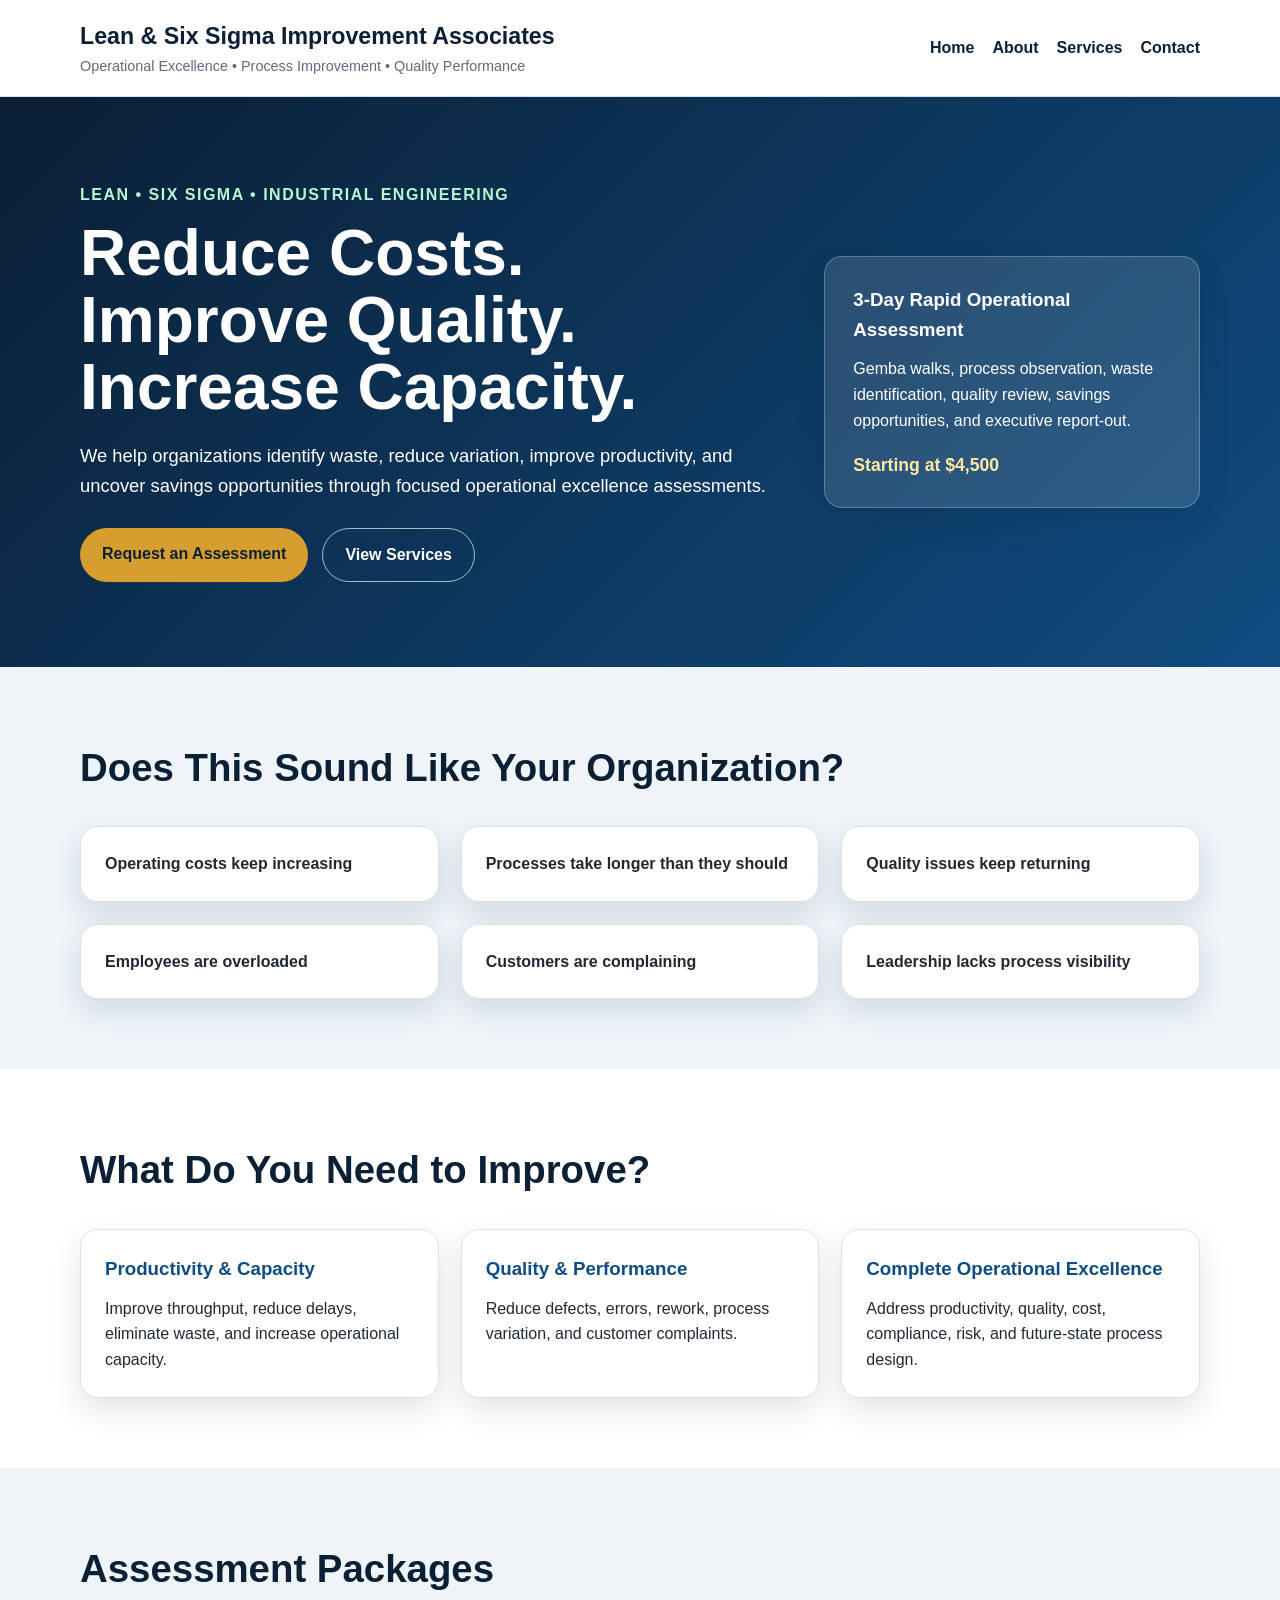
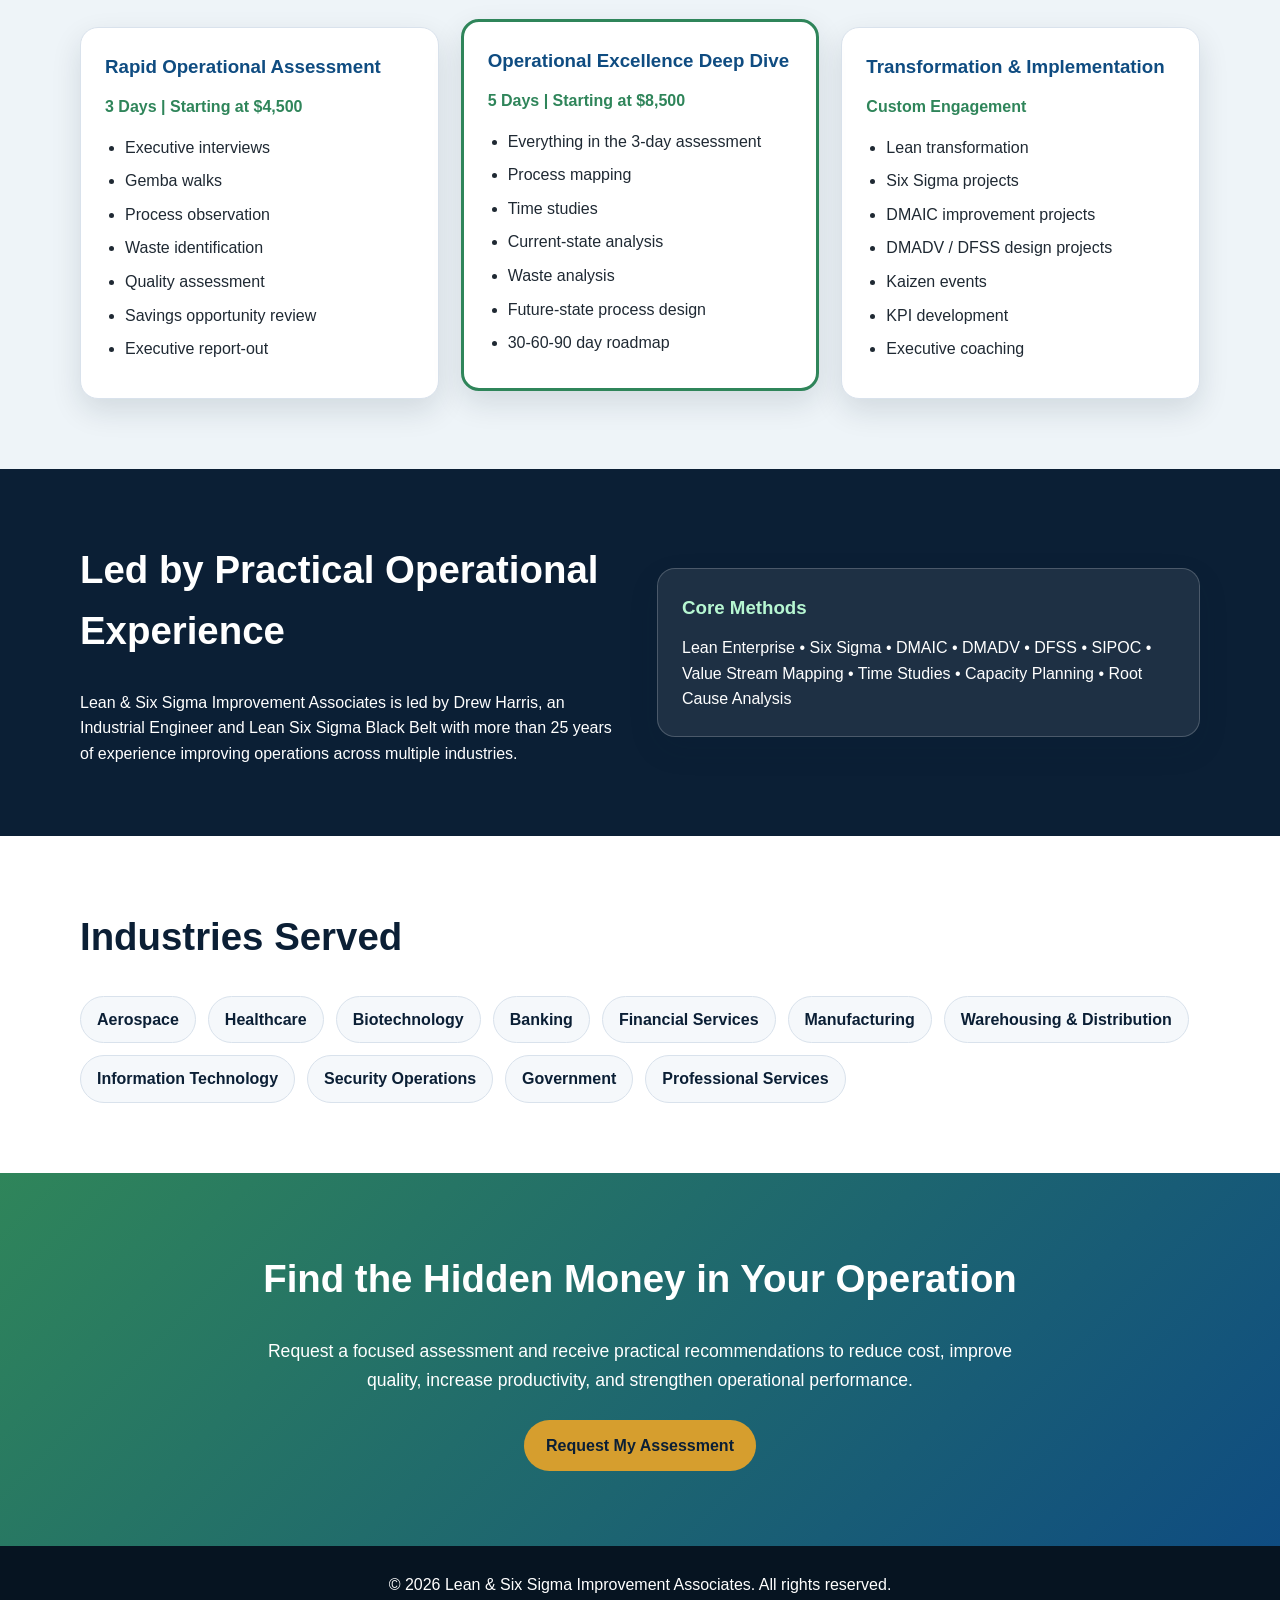
<file: index.html>
<!DOCTYPE html>
<html lang="en">
<head>
  <meta charset="UTF-8" />
  <meta name="viewport" content="width=device-width, initial-scale=1.0" />
  <title>Lean & Six Sigma Improvement Associates</title>
  <link rel="stylesheet" href="style.css" />
</head>

<body>

  <header class="site-header">
    <div class="container nav-container">
      <div class="brand">
        <h1>Lean & Six Sigma Improvement Associates</h1>
        <p>Operational Excellence • Process Improvement • Quality Performance</p>
      </div>

      <nav class="nav-links">
        <a href="index.html">Home</a>
        <a href="about.html">About</a>
        <a href="services.html">Services</a>
        <a href="contact.html">Contact</a>
      </nav>
    </div>
  </header>

  <main>

    <section class="hero">
      <div class="container hero-content">
        <div class="hero-text">
          <p class="eyebrow">Lean • Six Sigma • Industrial Engineering</p>
          <h2>Reduce Costs. Improve Quality. Increase Capacity.</h2>
          <p class="hero-subtitle">
            We help organizations identify waste, reduce variation, improve productivity, and uncover savings opportunities through focused operational excellence assessments.
          </p>
          <div class="hero-actions">
            <a class="btn primary" href="contact.html">Request an Assessment</a>
            <a class="btn secondary" href="services.html">View Services</a>
          </div>
        </div>

        <div class="hero-card">
          <h3>3-Day Rapid Operational Assessment</h3>
          <p>
            Gemba walks, process observation, waste identification, quality review, savings opportunities, and executive report-out.
          </p>
          <strong>Starting at $4,500</strong>
        </div>
      </div>
    </section>

    <section class="section light">
      <div class="container">
        <h2>Does This Sound Like Your Organization?</h2>
        <div class="grid three">
          <div class="card">Operating costs keep increasing</div>
          <div class="card">Processes take longer than they should</div>
          <div class="card">Quality issues keep returning</div>
          <div class="card">Employees are overloaded</div>
          <div class="card">Customers are complaining</div>
          <div class="card">Leadership lacks process visibility</div>
        </div>
      </div>
    </section>

    <section class="section">
      <div class="container">
        <h2>What Do You Need to Improve?</h2>
        <div class="grid three">
          <div class="service-card">
            <h3>Productivity & Capacity</h3>
            <p>Improve throughput, reduce delays, eliminate waste, and increase operational capacity.</p>
          </div>

          <div class="service-card">
            <h3>Quality & Performance</h3>
            <p>Reduce defects, errors, rework, process variation, and customer complaints.</p>
          </div>

          <div class="service-card">
            <h3>Complete Operational Excellence</h3>
            <p>Address productivity, quality, cost, compliance, risk, and future-state process design.</p>
          </div>
        </div>
      </div>
    </section>

    <section class="section light">
      <div class="container">
        <h2>Assessment Packages</h2>

        <div class="grid three">
          <div class="pricing-card">
            <h3>Rapid Operational Assessment</h3>
            <p class="price">3 Days | Starting at $4,500</p>
            <ul>
              <li>Executive interviews</li>
              <li>Gemba walks</li>
              <li>Process observation</li>
              <li>Waste identification</li>
              <li>Quality assessment</li>
              <li>Savings opportunity review</li>
              <li>Executive report-out</li>
            </ul>
          </div>

          <div class="pricing-card featured">
            <h3>Operational Excellence Deep Dive</h3>
            <p class="price">5 Days | Starting at $8,500</p>
            <ul>
              <li>Everything in the 3-day assessment</li>
              <li>Process mapping</li>
              <li>Time studies</li>
              <li>Current-state analysis</li>
              <li>Waste analysis</li>
              <li>Future-state process design</li>
              <li>30-60-90 day roadmap</li>
            </ul>
          </div>

          <div class="pricing-card">
            <h3>Transformation & Implementation</h3>
            <p class="price">Custom Engagement</p>
            <ul>
              <li>Lean transformation</li>
              <li>Six Sigma projects</li>
              <li>DMAIC improvement projects</li>
              <li>DMADV / DFSS design projects</li>
              <li>Kaizen events</li>
              <li>KPI development</li>
              <li>Executive coaching</li>
            </ul>
          </div>
        </div>
      </div>
    </section>

    <section class="section dark">
      <div class="container split">
        <div>
          <h2>Led by Practical Operational Experience</h2>
          <p>
            Lean & Six Sigma Improvement Associates is led by Drew Harris, an Industrial Engineer and Lean Six Sigma Black Belt with more than 25 years of experience improving operations across multiple industries.
          </p>
        </div>

        <div class="stats-box">
          <h3>Core Methods</h3>
          <p>Lean Enterprise • Six Sigma • DMAIC • DMADV • DFSS • SIPOC • Value Stream Mapping • Time Studies • Capacity Planning • Root Cause Analysis</p>
        </div>
      </div>
    </section>

    <section class="section">
      <div class="container">
        <h2>Industries Served</h2>
        <div class="tag-list">
          <span>Aerospace</span>
          <span>Healthcare</span>
          <span>Biotechnology</span>
          <span>Banking</span>
          <span>Financial Services</span>
          <span>Manufacturing</span>
          <span>Warehousing & Distribution</span>
          <span>Information Technology</span>
          <span>Security Operations</span>
          <span>Government</span>
          <span>Professional Services</span>
        </div>
      </div>
    </section>

    <section class="cta">
      <div class="container">
        <h2>Find the Hidden Money in Your Operation</h2>
        <p>
          Request a focused assessment and receive practical recommendations to reduce cost, improve quality, increase productivity, and strengthen operational performance.
        </p>
        <a class="btn primary" href="contact.html">Request My Assessment</a>
      </div>
    </section>

  </main>

  <footer class="site-footer">
    <div class="container">
      <p>&copy; 2026 Lean & Six Sigma Improvement Associates. All rights reserved.</p>
    </div>
  </footer>

</body>
</html>
</file>
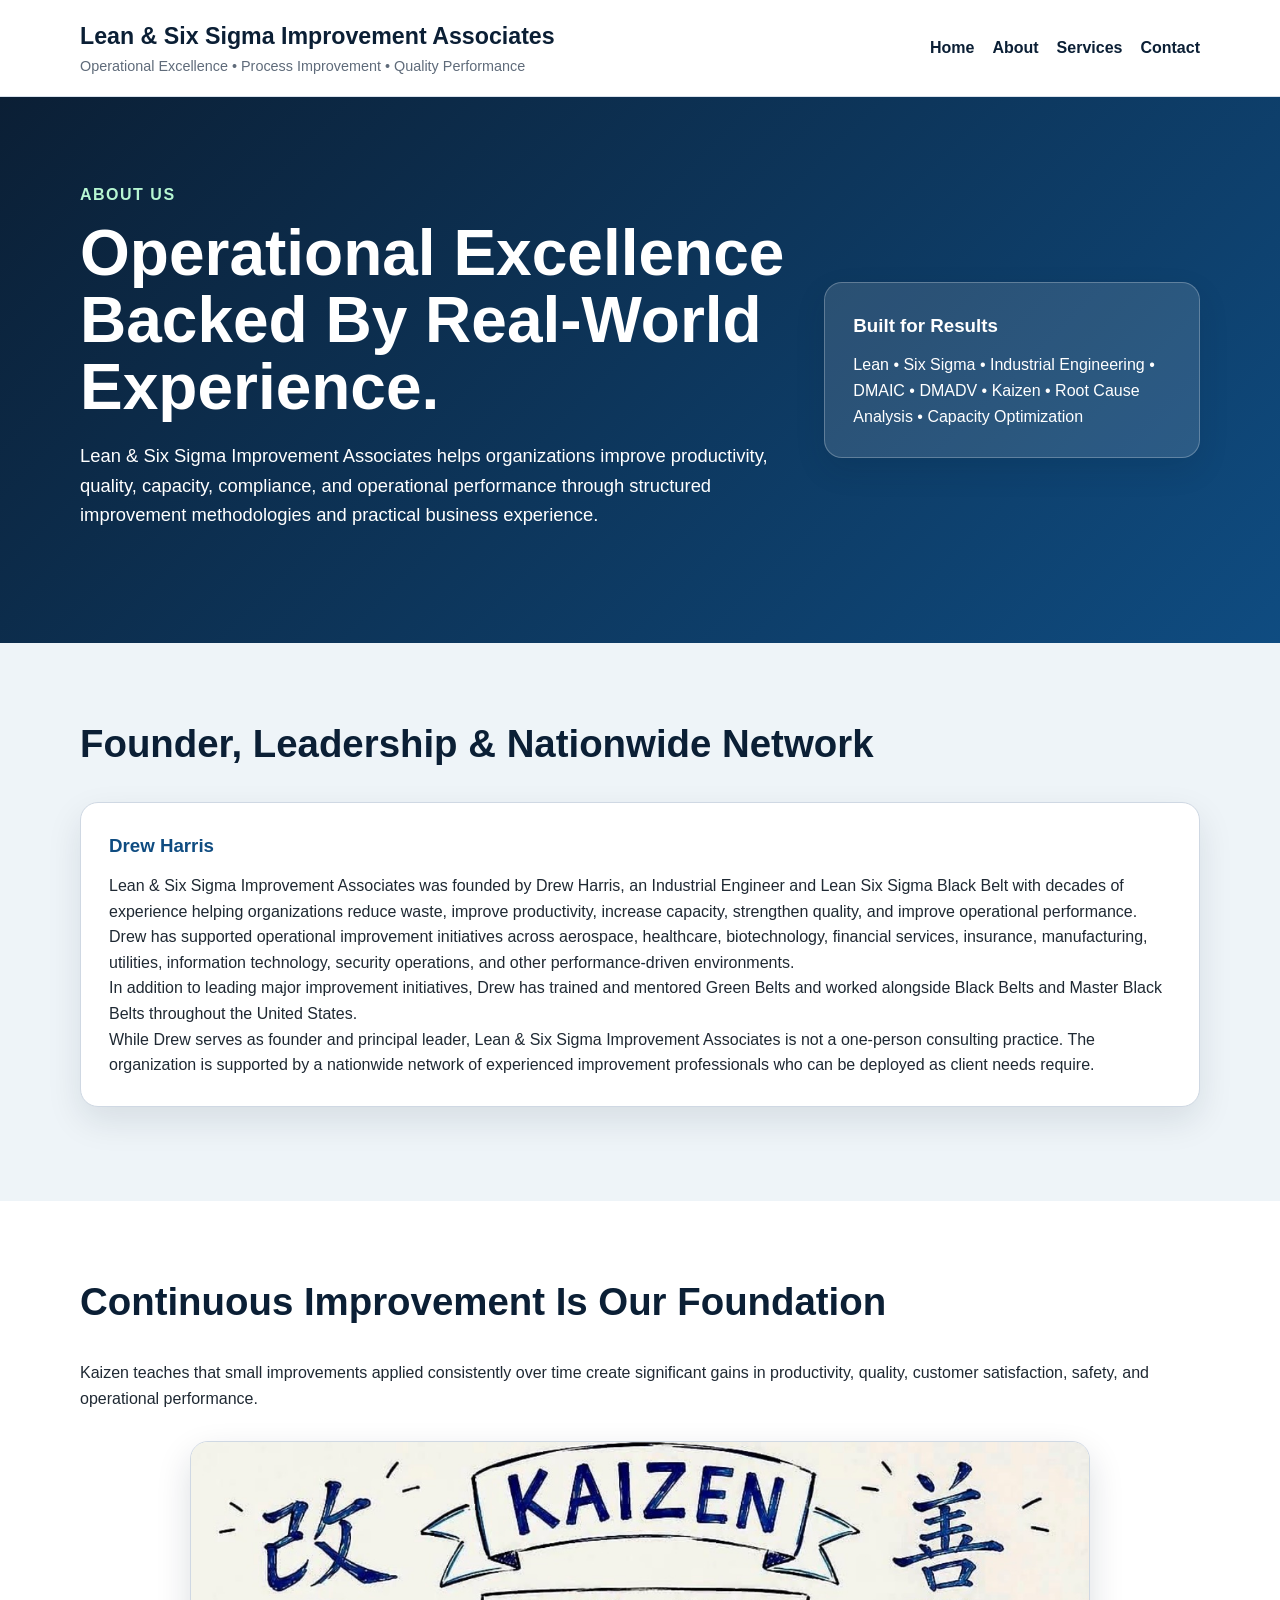
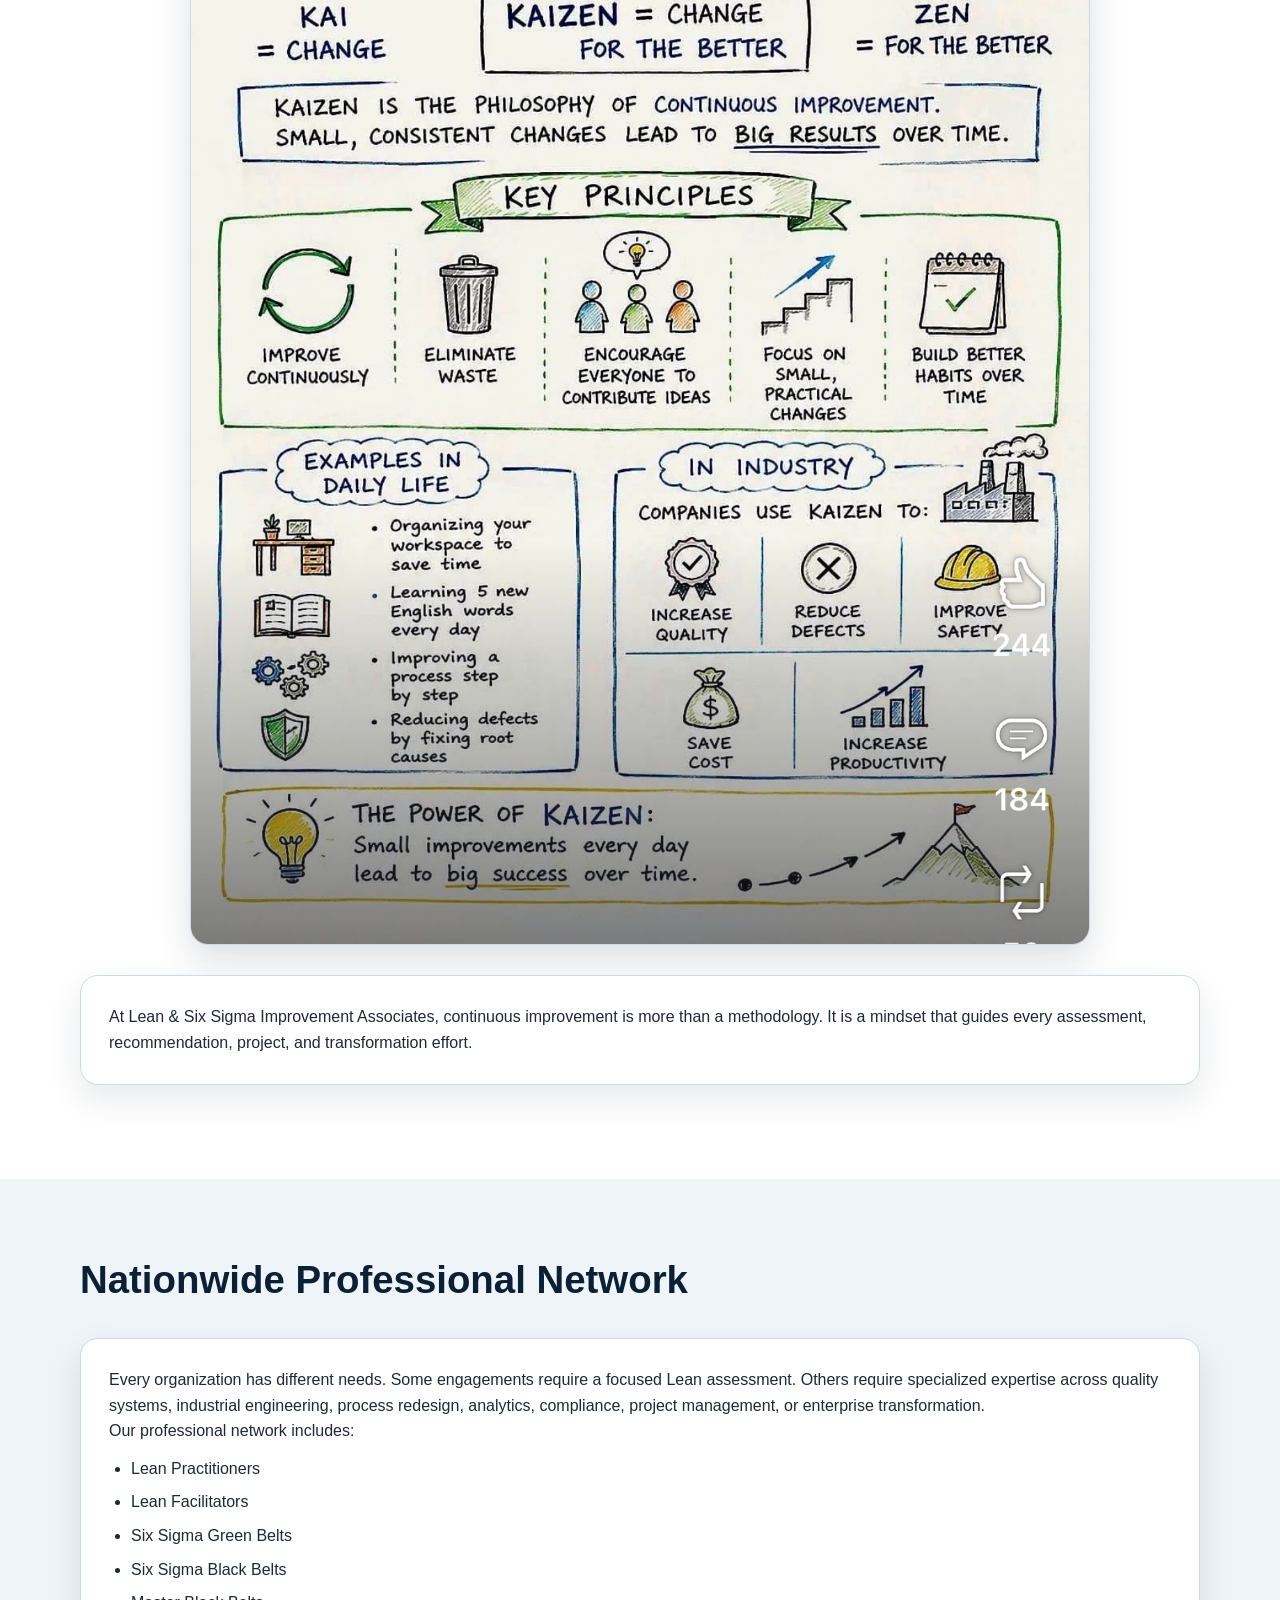
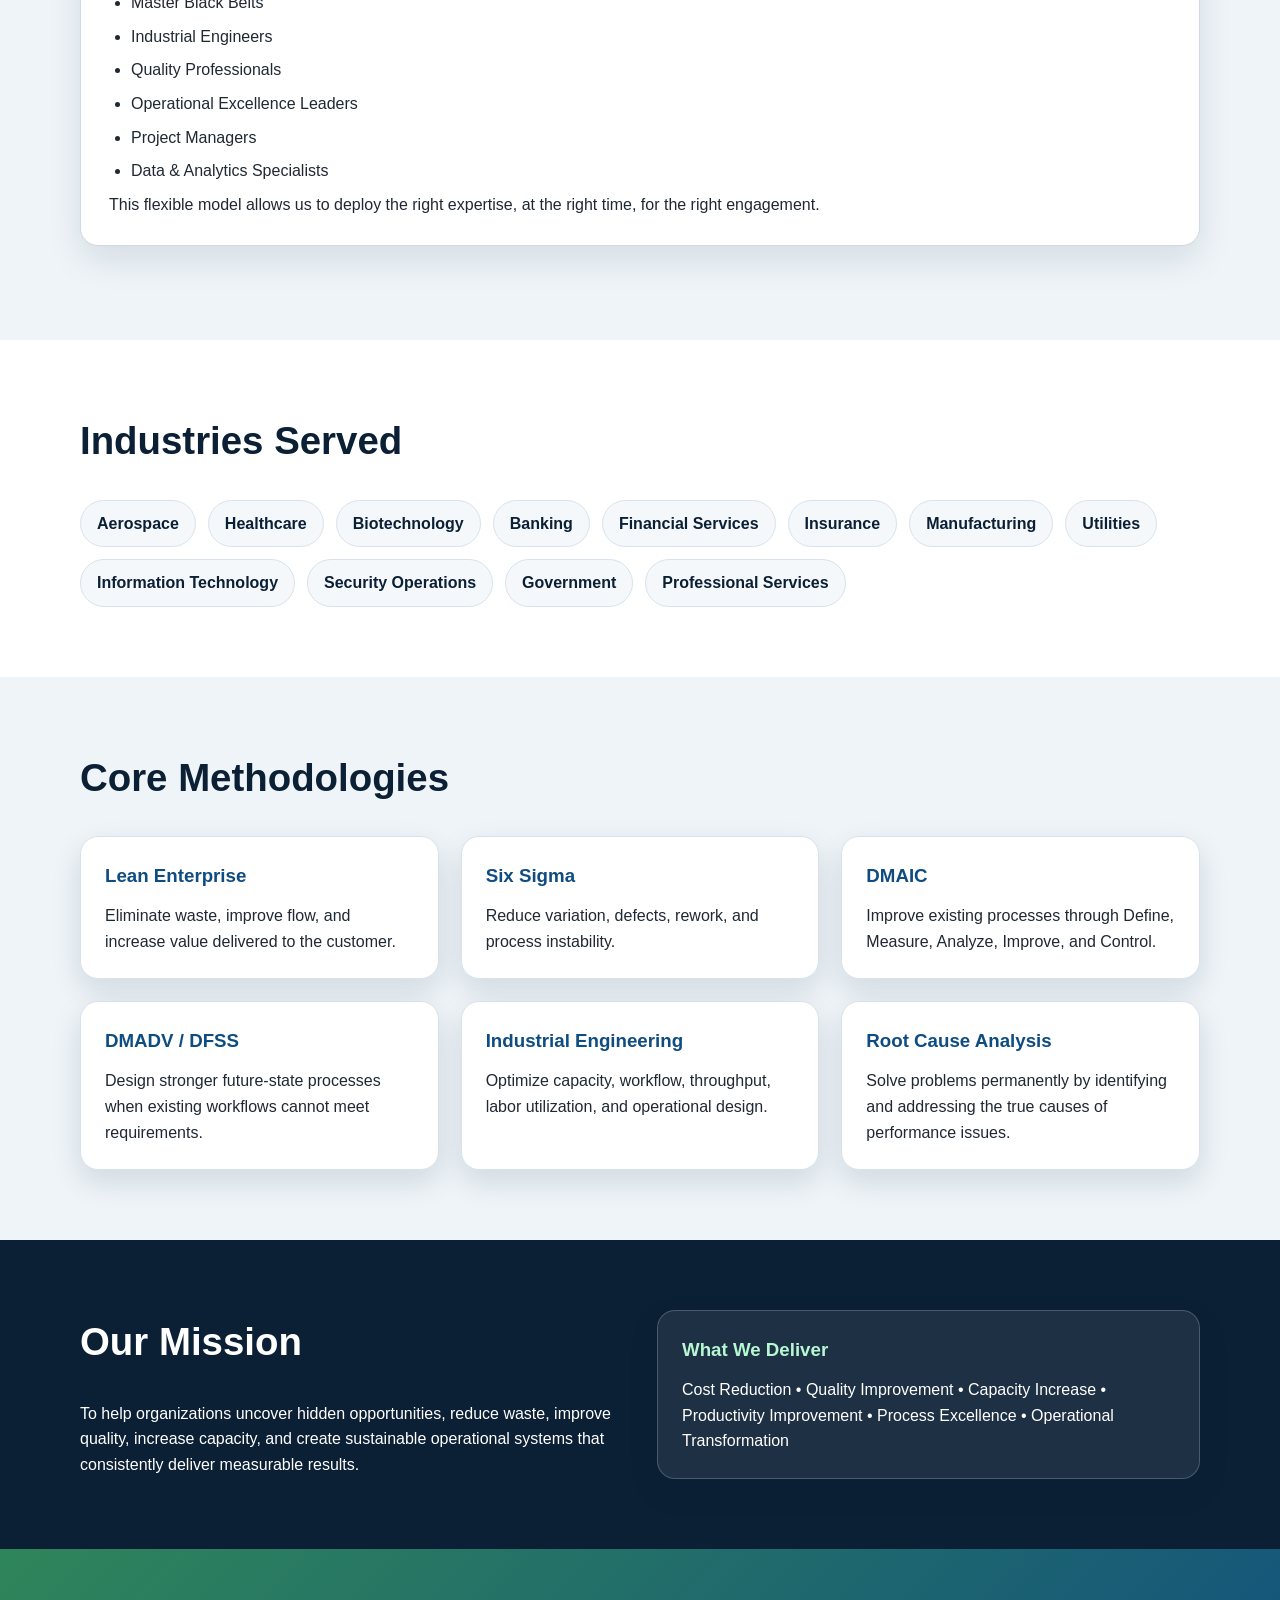
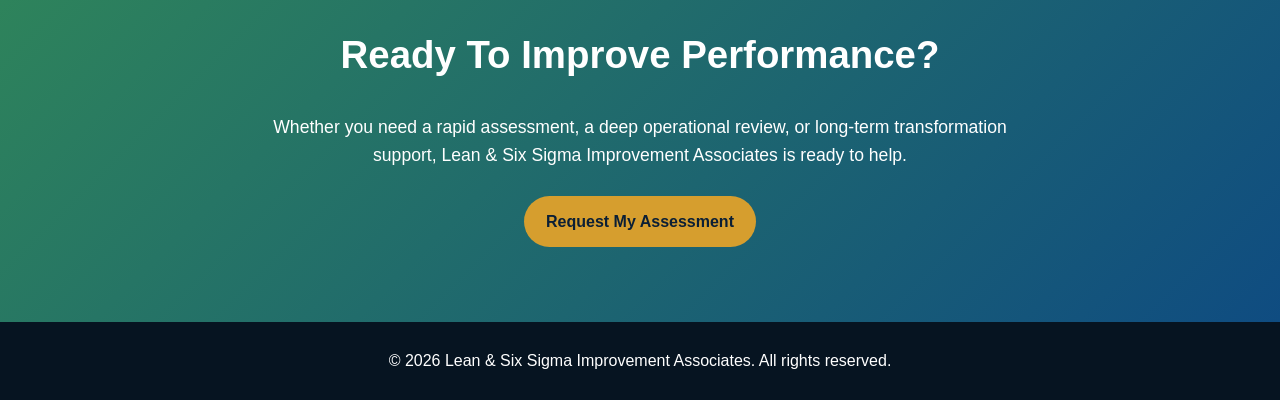
<file: about.html>
<!DOCTYPE html>
<html lang="en">
<head>
  <meta charset="UTF-8" />
  <meta name="viewport" content="width=device-width, initial-scale=1.0" />
  <title>About | Lean & Six Sigma Improvement Associates</title>
  <link rel="stylesheet" href="style.css" />

  <style>
    .about-image {
      width: 100%;
      max-width: 900px;
      display: block;
      margin: 30px auto;
      border-radius: 18px;
      border: 1px solid #cfd8e3;
      box-shadow: 0 14px 35px rgba(11, 31, 53, 0.14);
      background: #ffffff;
    }

    .about-section {
      background: #ffffff;
      border: 1px solid #cfd8e3;
      border-radius: 18px;
      padding: 28px;
      margin-bottom: 24px;
      box-shadow: 0 14px 35px rgba(11, 31, 53, 0.10);
    }

    .about-section h3 {
      color: #0f4c81;
      margin-bottom: 12px;
    }

    .about-section ul {
      padding-left: 22px;
      margin-top: 12px;
    }

    .about-section li {
      margin-bottom: 8px;
    }
  </style>
</head>

<body>

<header class="site-header">
  <div class="container nav-container">
    <div class="brand">
      <h1>Lean & Six Sigma Improvement Associates</h1>
      <p>Operational Excellence • Process Improvement • Quality Performance</p>
    </div>

    <nav class="nav-links">
      <a href="index.html">Home</a>
      <a href="about.html">About</a>
      <a href="services.html">Services</a>
      <a href="contact.html">Contact</a>
    </nav>
  </div>
</header>

<main>

  <section class="hero">
    <div class="container hero-content">
      <div class="hero-text">
        <p class="eyebrow">About Us</p>
        <h2>Operational Excellence Backed By Real-World Experience.</h2>
        <p class="hero-subtitle">
          Lean & Six Sigma Improvement Associates helps organizations improve productivity, quality, capacity, compliance, and operational performance through structured improvement methodologies and practical business experience.
        </p>
      </div>

      <div class="hero-card">
        <h3>Built for Results</h3>
        <p>
          Lean • Six Sigma • Industrial Engineering • DMAIC • DMADV • Kaizen • Root Cause Analysis • Capacity Optimization
        </p>
      </div>
    </div>
  </section>

  <section class="section light">
    <div class="container">
      <h2>Founder, Leadership & Nationwide Network</h2>

      <div class="about-section">
        <h3>Drew Harris</h3>

        <p>
          Lean & Six Sigma Improvement Associates was founded by Drew Harris, an Industrial Engineer and Lean Six Sigma Black Belt with decades of experience helping organizations reduce waste, improve productivity, increase capacity, strengthen quality, and improve operational performance.
        </p>

        <p>
          Drew has supported operational improvement initiatives across aerospace, healthcare, biotechnology, financial services, insurance, manufacturing, utilities, information technology, security operations, and other performance-driven environments.
        </p>

        <p>
          In addition to leading major improvement initiatives, Drew has trained and mentored Green Belts and worked alongside Black Belts and Master Black Belts throughout the United States.
        </p>

        <p>
          While Drew serves as founder and principal leader, Lean & Six Sigma Improvement Associates is not a one-person consulting practice. The organization is supported by a nationwide network of experienced improvement professionals who can be deployed as client needs require.
        </p>
      </div>
    </div>
  </section>

  <section class="section">
    <div class="container">
      <h2>Continuous Improvement Is Our Foundation</h2>

      <p>
        Kaizen teaches that small improvements applied consistently over time create significant gains in productivity, quality, customer satisfaction, safety, and operational performance.
      </p>

      <img src="IMG_9029.jpg" alt="Kaizen continuous improvement philosophy" class="about-image">

      <div class="about-section">
        <p>
          At Lean & Six Sigma Improvement Associates, continuous improvement is more than a methodology. It is a mindset that guides every assessment, recommendation, project, and transformation effort.
        </p>
      </div>
    </div>
  </section>

  <section class="section light">
    <div class="container">
      <h2>Nationwide Professional Network</h2>

      <div class="about-section">
        <p>
          Every organization has different needs. Some engagements require a focused Lean assessment. Others require specialized expertise across quality systems, industrial engineering, process redesign, analytics, compliance, project management, or enterprise transformation.
        </p>

        <p>
          Our professional network includes:
        </p>

        <ul>
          <li>Lean Practitioners</li>
          <li>Lean Facilitators</li>
          <li>Six Sigma Green Belts</li>
          <li>Six Sigma Black Belts</li>
          <li>Master Black Belts</li>
          <li>Industrial Engineers</li>
          <li>Quality Professionals</li>
          <li>Operational Excellence Leaders</li>
          <li>Project Managers</li>
          <li>Data & Analytics Specialists</li>
        </ul>

        <p>
          This flexible model allows us to deploy the right expertise, at the right time, for the right engagement.
        </p>
      </div>
    </div>
  </section>

  <section class="section">
    <div class="container">
      <h2>Industries Served</h2>

      <div class="tag-list">
        <span>Aerospace</span>
        <span>Healthcare</span>
        <span>Biotechnology</span>
        <span>Banking</span>
        <span>Financial Services</span>
        <span>Insurance</span>
        <span>Manufacturing</span>
        <span>Utilities</span>
        <span>Information Technology</span>
        <span>Security Operations</span>
        <span>Government</span>
        <span>Professional Services</span>
      </div>
    </div>
  </section>

  <section class="section light">
    <div class="container">
      <h2>Core Methodologies</h2>

      <div class="grid three">
        <div class="service-card">
          <h3>Lean Enterprise</h3>
          <p>Eliminate waste, improve flow, and increase value delivered to the customer.</p>
        </div>

        <div class="service-card">
          <h3>Six Sigma</h3>
          <p>Reduce variation, defects, rework, and process instability.</p>
        </div>

        <div class="service-card">
          <h3>DMAIC</h3>
          <p>Improve existing processes through Define, Measure, Analyze, Improve, and Control.</p>
        </div>

        <div class="service-card">
          <h3>DMADV / DFSS</h3>
          <p>Design stronger future-state processes when existing workflows cannot meet requirements.</p>
        </div>

        <div class="service-card">
          <h3>Industrial Engineering</h3>
          <p>Optimize capacity, workflow, throughput, labor utilization, and operational design.</p>
        </div>

        <div class="service-card">
          <h3>Root Cause Analysis</h3>
          <p>Solve problems permanently by identifying and addressing the true causes of performance issues.</p>
        </div>
      </div>
    </div>
  </section>

  <section class="section dark">
    <div class="container split">
      <div>
        <h2>Our Mission</h2>
        <p>
          To help organizations uncover hidden opportunities, reduce waste, improve quality, increase capacity, and create sustainable operational systems that consistently deliver measurable results.
        </p>
      </div>

      <div class="stats-box">
        <h3>What We Deliver</h3>
        <p>
          Cost Reduction • Quality Improvement • Capacity Increase • Productivity Improvement • Process Excellence • Operational Transformation
        </p>
      </div>
    </div>
  </section>

  <section class="cta">
    <div class="container">
      <h2>Ready To Improve Performance?</h2>
      <p>
        Whether you need a rapid assessment, a deep operational review, or long-term transformation support, Lean & Six Sigma Improvement Associates is ready to help.
      </p>
      <a class="btn primary" href="contact.html">Request My Assessment</a>
    </div>
  </section>

</main>

<footer class="site-footer">
  <div class="container">
    <p>&copy; 2026 Lean & Six Sigma Improvement Associates. All rights reserved.</p>
  </div>
</footer>

</body>
</html>
</file>
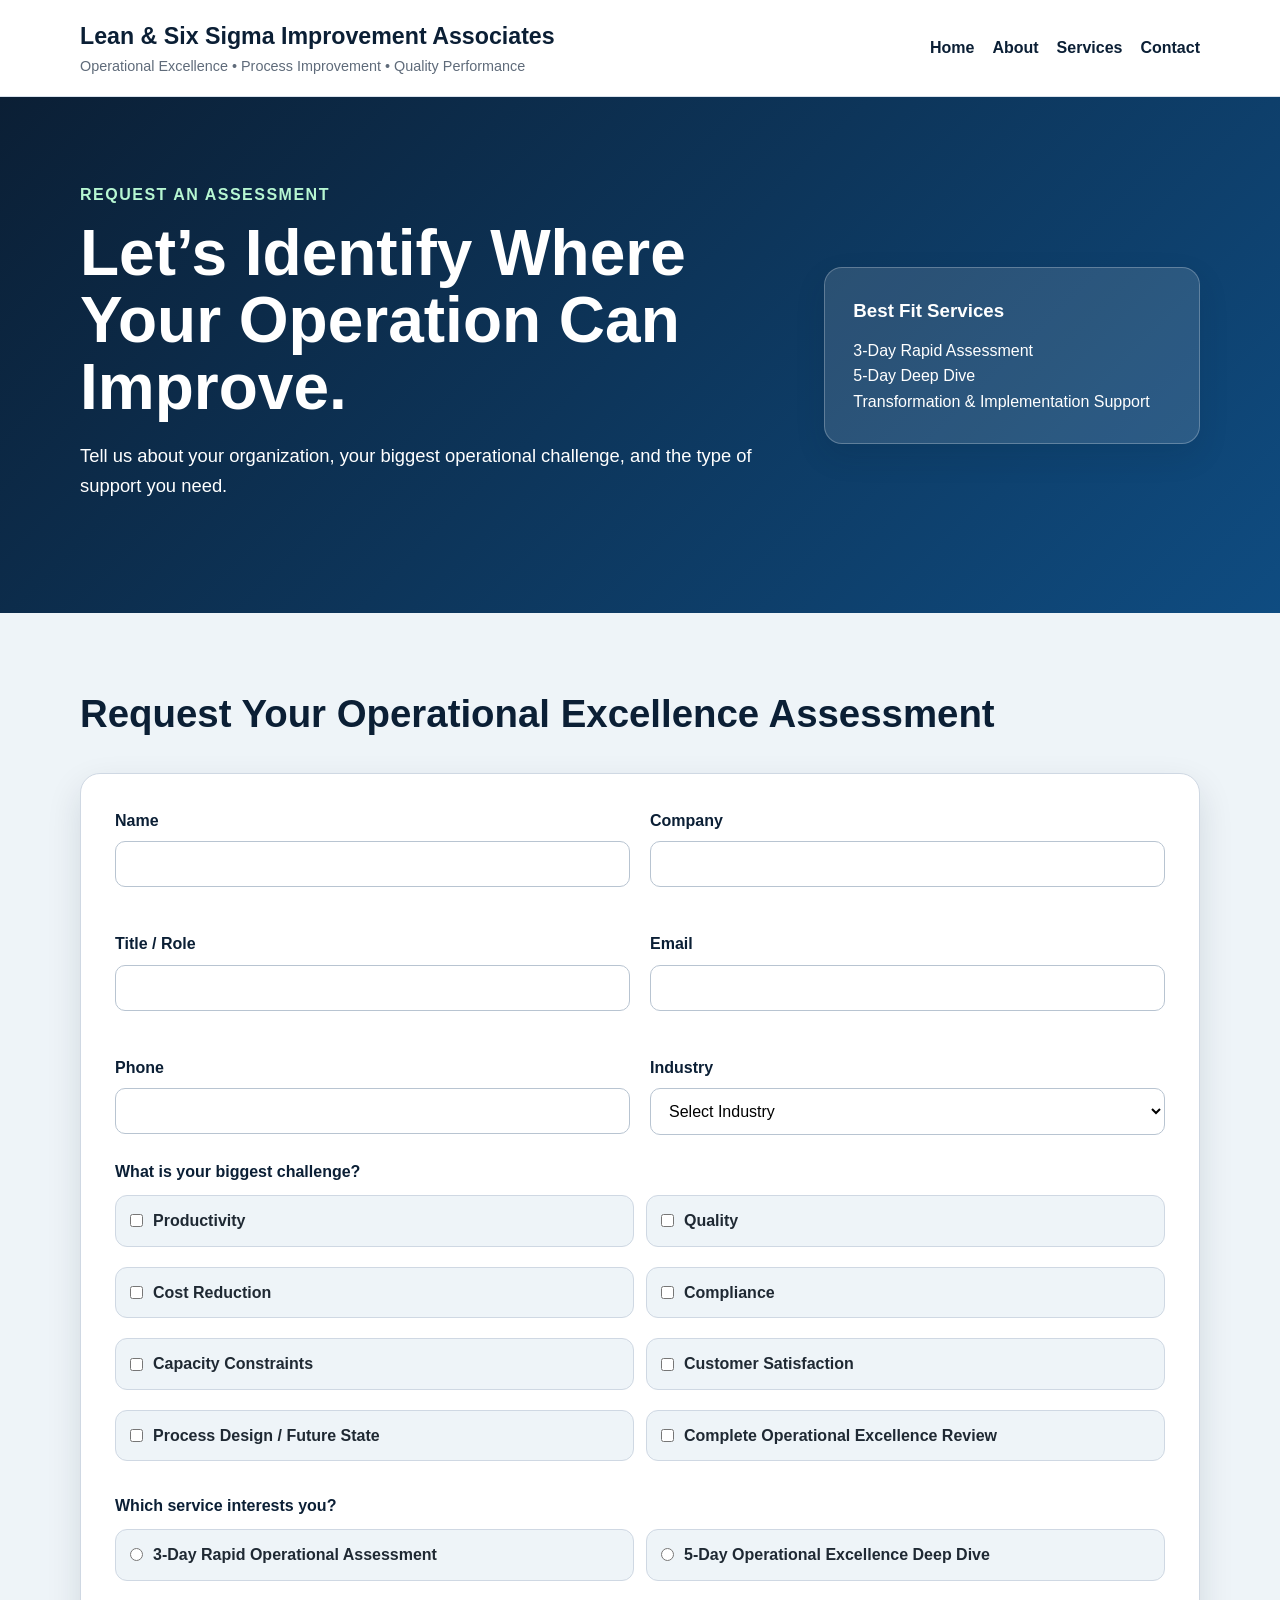
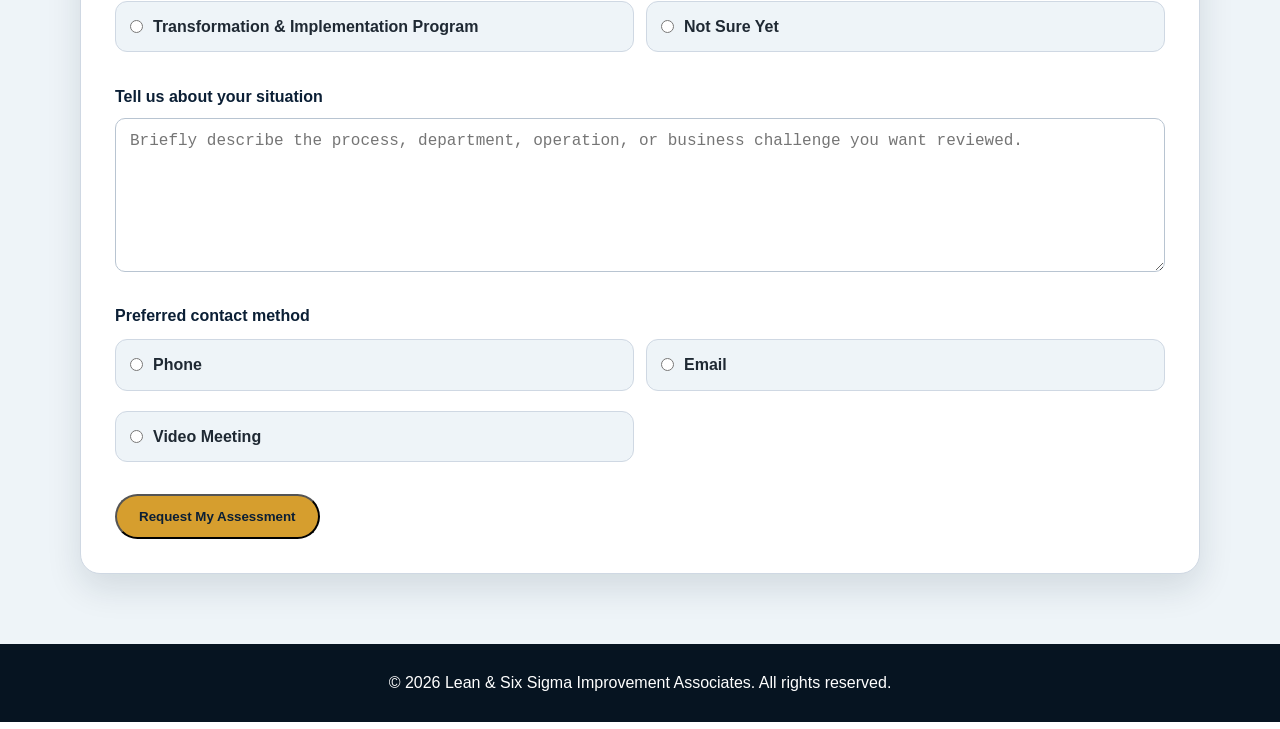
<file: contact.html>
<!DOCTYPE html>
<html lang="en">
<head>
  <meta charset="UTF-8" />
  <meta name="viewport" content="width=device-width, initial-scale=1.0" />
  <title>Contact | Lean & Six Sigma Improvement Associates</title>
  <link rel="stylesheet" href="style.css" />

  <style>
    .contact-form {
      background: #ffffff;
      border: 1px solid #cfd8e3;
      border-radius: 20px;
      padding: 34px;
      box-shadow: 0 14px 35px rgba(11, 31, 53, 0.12);
    }

    .form-grid {
      display: grid;
      grid-template-columns: repeat(2, 1fr);
      gap: 20px;
    }

    .form-group {
      margin-bottom: 24px;
    }

    .form-group label {
      display: block;
      font-weight: 800;
      color: #0b1f35;
      margin-bottom: 8px;
    }

    .form-group input,
    .form-group select,
    .form-group textarea {
      width: 100%;
      padding: 13px 14px;
      border: 1px solid #b8c4d1;
      border-radius: 10px;
      font-size: 1rem;
      background: #ffffff;
    }

    .checkbox-grid {
      display: grid;
      grid-template-columns: repeat(2, 1fr);
      gap: 12px;
      margin-top: 10px;
    }

    .checkbox-grid label {
      display: flex;
      align-items: center;
      gap: 10px;
      background: #eef4f8;
      border: 1px solid #cfd8e3;
      border-radius: 12px;
      padding: 12px 14px;
      font-weight: 700;
      color: #1f2933;
    }

    .checkbox-grid input {
      width: auto;
    }

    @media (max-width: 850px) {
      .form-grid,
      .checkbox-grid {
        grid-template-columns: 1fr;
      }

      .contact-form {
        padding: 24px;
      }
    }
  </style>
</head>

<body>

<header class="site-header">
  <div class="container nav-container">
    <div class="brand">
      <h1>Lean & Six Sigma Improvement Associates</h1>
      <p>Operational Excellence • Process Improvement • Quality Performance</p>
    </div>

    <nav class="nav-links">
      <a href="index.html">Home</a>
      <a href="about.html">About</a>
      <a href="services.html">Services</a>
      <a href="contact.html">Contact</a>
    </nav>
  </div>
</header>

<main>

  <section class="hero">
    <div class="container hero-content">
      <div class="hero-text">
        <p class="eyebrow">Request an Assessment</p>
        <h2>Let’s Identify Where Your Operation Can Improve.</h2>
        <p class="hero-subtitle">
          Tell us about your organization, your biggest operational challenge, and the type of support you need.
        </p>
      </div>

      <div class="hero-card">
        <h3>Best Fit Services</h3>
        <p>3-Day Rapid Assessment</p>
        <p>5-Day Deep Dive</p>
        <p>Transformation & Implementation Support</p>
      </div>
    </div>
  </section>

  <section class="section light">
    <div class="container">
      <h2>Request Your Operational Excellence Assessment</h2>

      <form class="contact-form" action="mailto:drewhrs@gmail.com" method="post" enctype="text/plain">

        <div class="form-grid">
          <div class="form-group">
            <label for="name">Name</label>
            <input id="name" type="text" name="Name" required>
          </div>

          <div class="form-group">
            <label for="company">Company</label>
            <input id="company" type="text" name="Company" required>
          </div>

          <div class="form-group">
            <label for="title">Title / Role</label>
            <input id="title" type="text" name="Title">
          </div>

          <div class="form-group">
            <label for="email">Email</label>
            <input id="email" type="email" name="Email" required>
          </div>

          <div class="form-group">
            <label for="phone">Phone</label>
            <input id="phone" type="tel" name="Phone">
          </div>

          <div class="form-group">
            <label for="industry">Industry</label>
            <select id="industry" name="Industry">
              <option value="">Select Industry</option>
              <option>Aerospace</option>
              <option>Healthcare</option>
              <option>Biotechnology</option>
              <option>Banking</option>
              <option>Financial Services</option>
              <option>Manufacturing</option>
              <option>Warehousing & Distribution</option>
              <option>Information Technology</option>
              <option>Security Operations</option>
              <option>Government</option>
              <option>Professional Services</option>
              <option>Other</option>
            </select>
          </div>
        </div>

        <div class="form-group">
          <label>What is your biggest challenge?</label>
          <div class="checkbox-grid">
            <label><input type="checkbox" name="Challenge" value="Productivity"> Productivity</label>
            <label><input type="checkbox" name="Challenge" value="Quality"> Quality</label>
            <label><input type="checkbox" name="Challenge" value="Cost Reduction"> Cost Reduction</label>
            <label><input type="checkbox" name="Challenge" value="Compliance"> Compliance</label>
            <label><input type="checkbox" name="Challenge" value="Capacity Constraints"> Capacity Constraints</label>
            <label><input type="checkbox" name="Challenge" value="Customer Satisfaction"> Customer Satisfaction</label>
            <label><input type="checkbox" name="Challenge" value="Process Design"> Process Design / Future State</label>
            <label><input type="checkbox" name="Challenge" value="Operational Excellence"> Complete Operational Excellence Review</label>
          </div>
        </div>

        <div class="form-group">
          <label>Which service interests you?</label>
          <div class="checkbox-grid">
            <label><input type="radio" name="Service" value="3-Day Rapid Assessment"> 3-Day Rapid Operational Assessment</label>
            <label><input type="radio" name="Service" value="5-Day Deep Dive"> 5-Day Operational Excellence Deep Dive</label>
            <label><input type="radio" name="Service" value="Transformation Program"> Transformation & Implementation Program</label>
            <label><input type="radio" name="Service" value="Not Sure"> Not Sure Yet</label>
          </div>
        </div>

        <div class="form-group">
          <label for="situation">Tell us about your situation</label>
          <textarea id="situation" name="Situation" rows="7" placeholder="Briefly describe the process, department, operation, or business challenge you want reviewed."></textarea>
        </div>

        <div class="form-group">
          <label>Preferred contact method</label>
          <div class="checkbox-grid">
            <label><input type="radio" name="Preferred Contact" value="Phone"> Phone</label>
            <label><input type="radio" name="Preferred Contact" value="Email"> Email</label>
            <label><input type="radio" name="Preferred Contact" value="Video Meeting"> Video Meeting</label>
          </div>
        </div>

        <button class="btn primary" type="submit">Request My Assessment</button>

      </form>
    </div>
  </section>

</main>

<footer class="site-footer">
  <div class="container">
    <p>&copy; 2026 Lean & Six Sigma Improvement Associates. All rights reserved.</p>
  </div>
</footer>

</body>
</html>
</file>
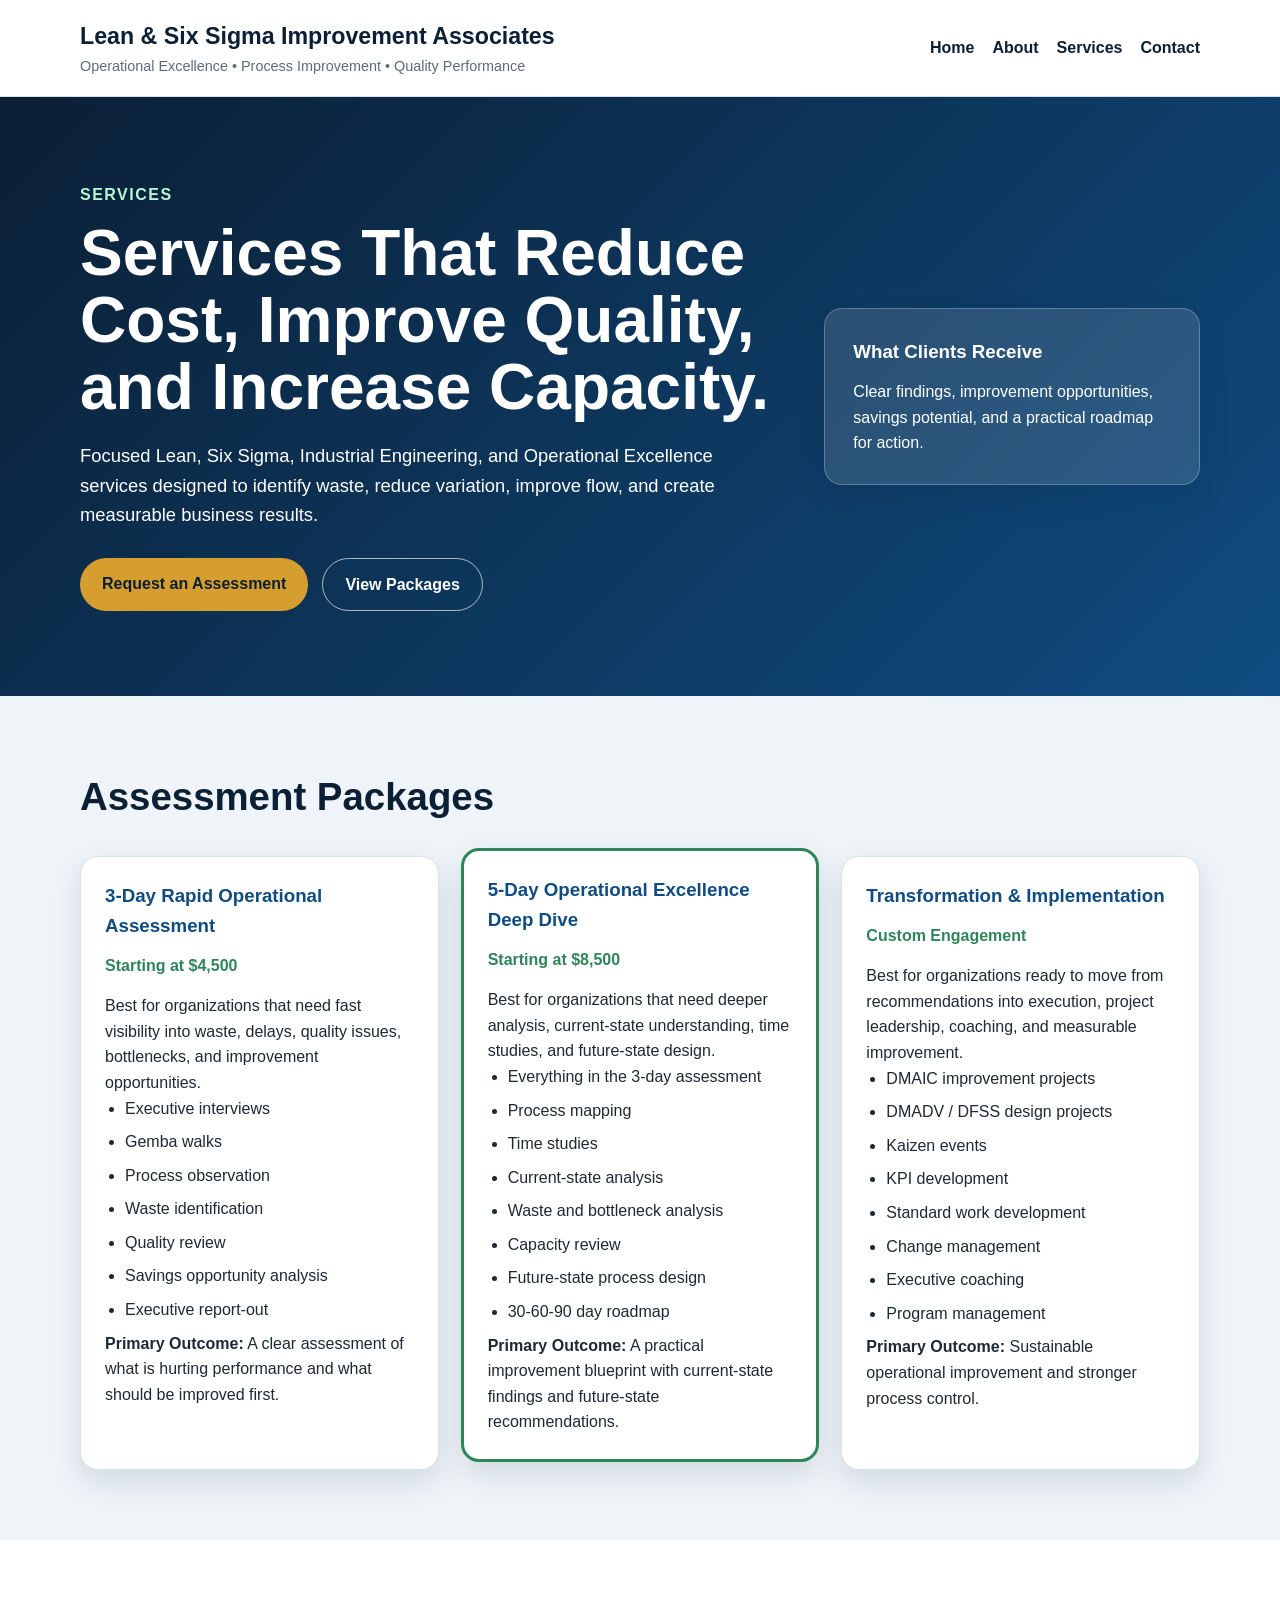
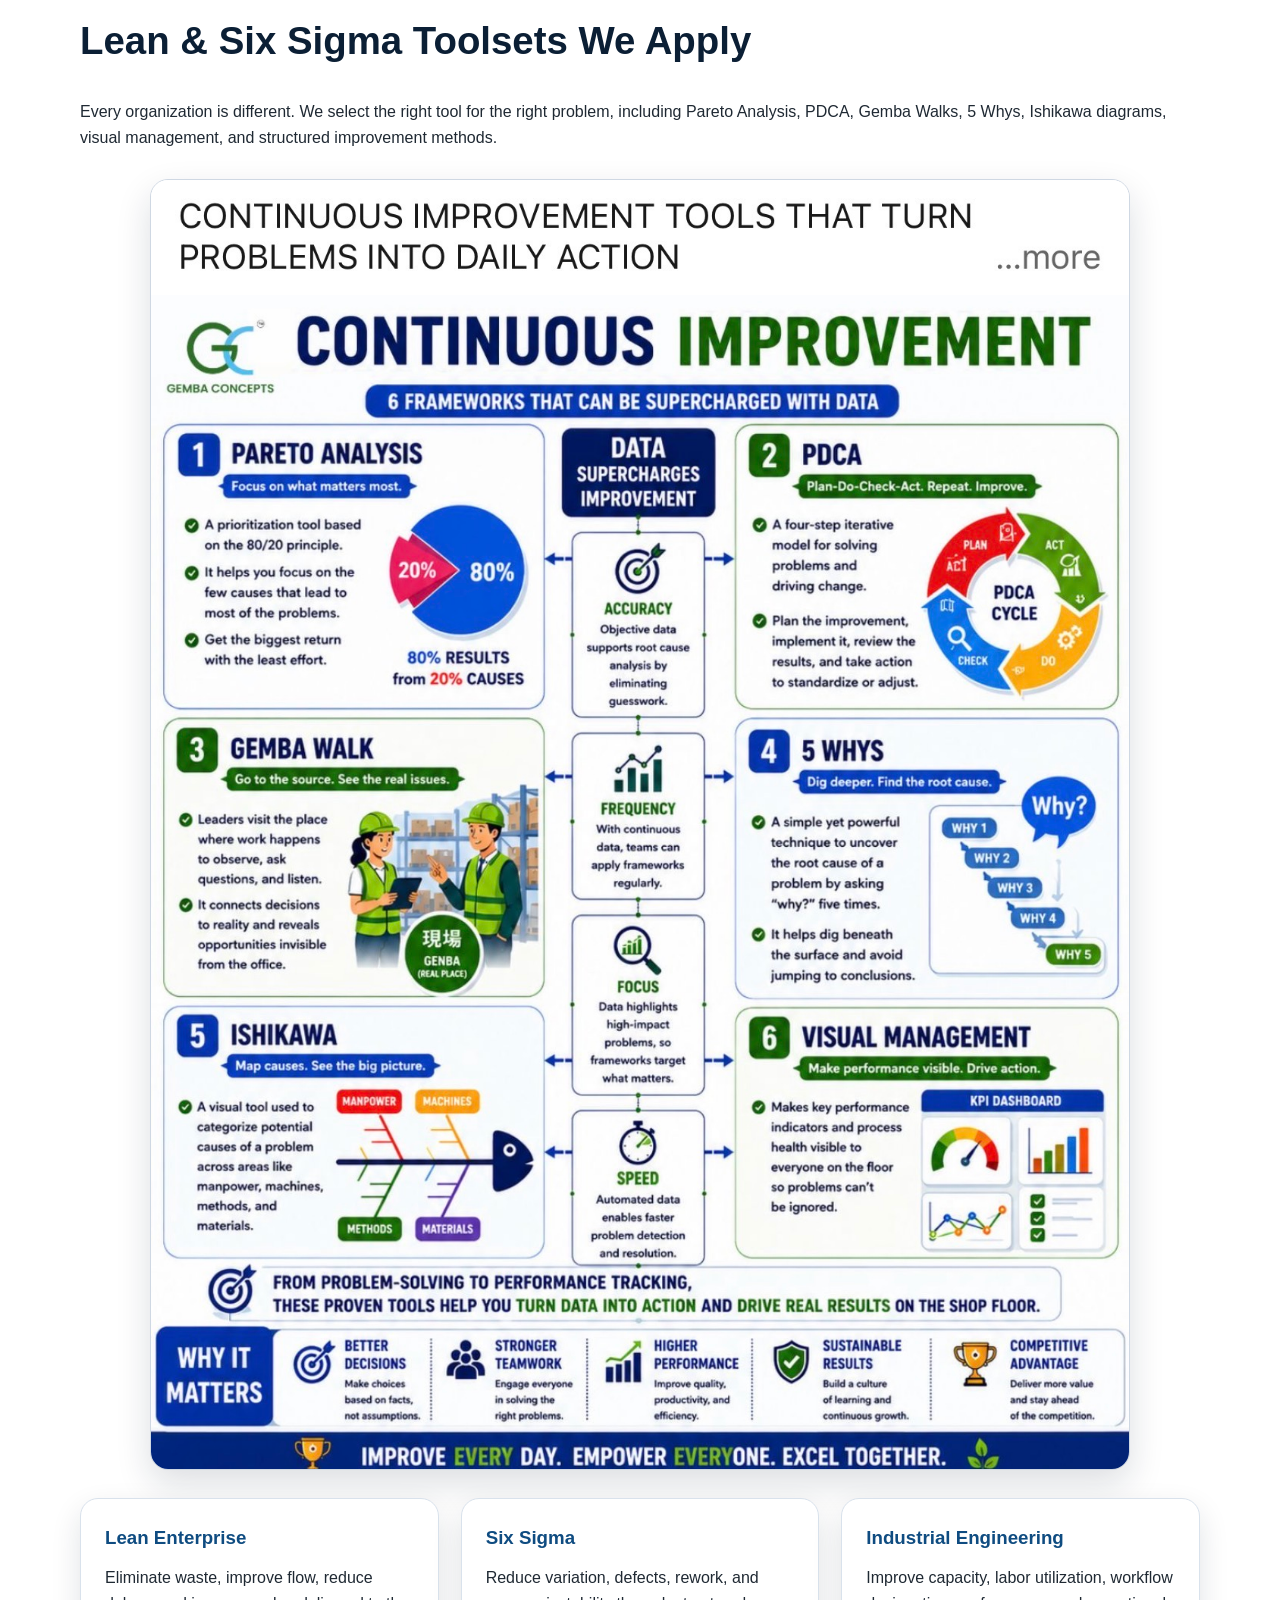
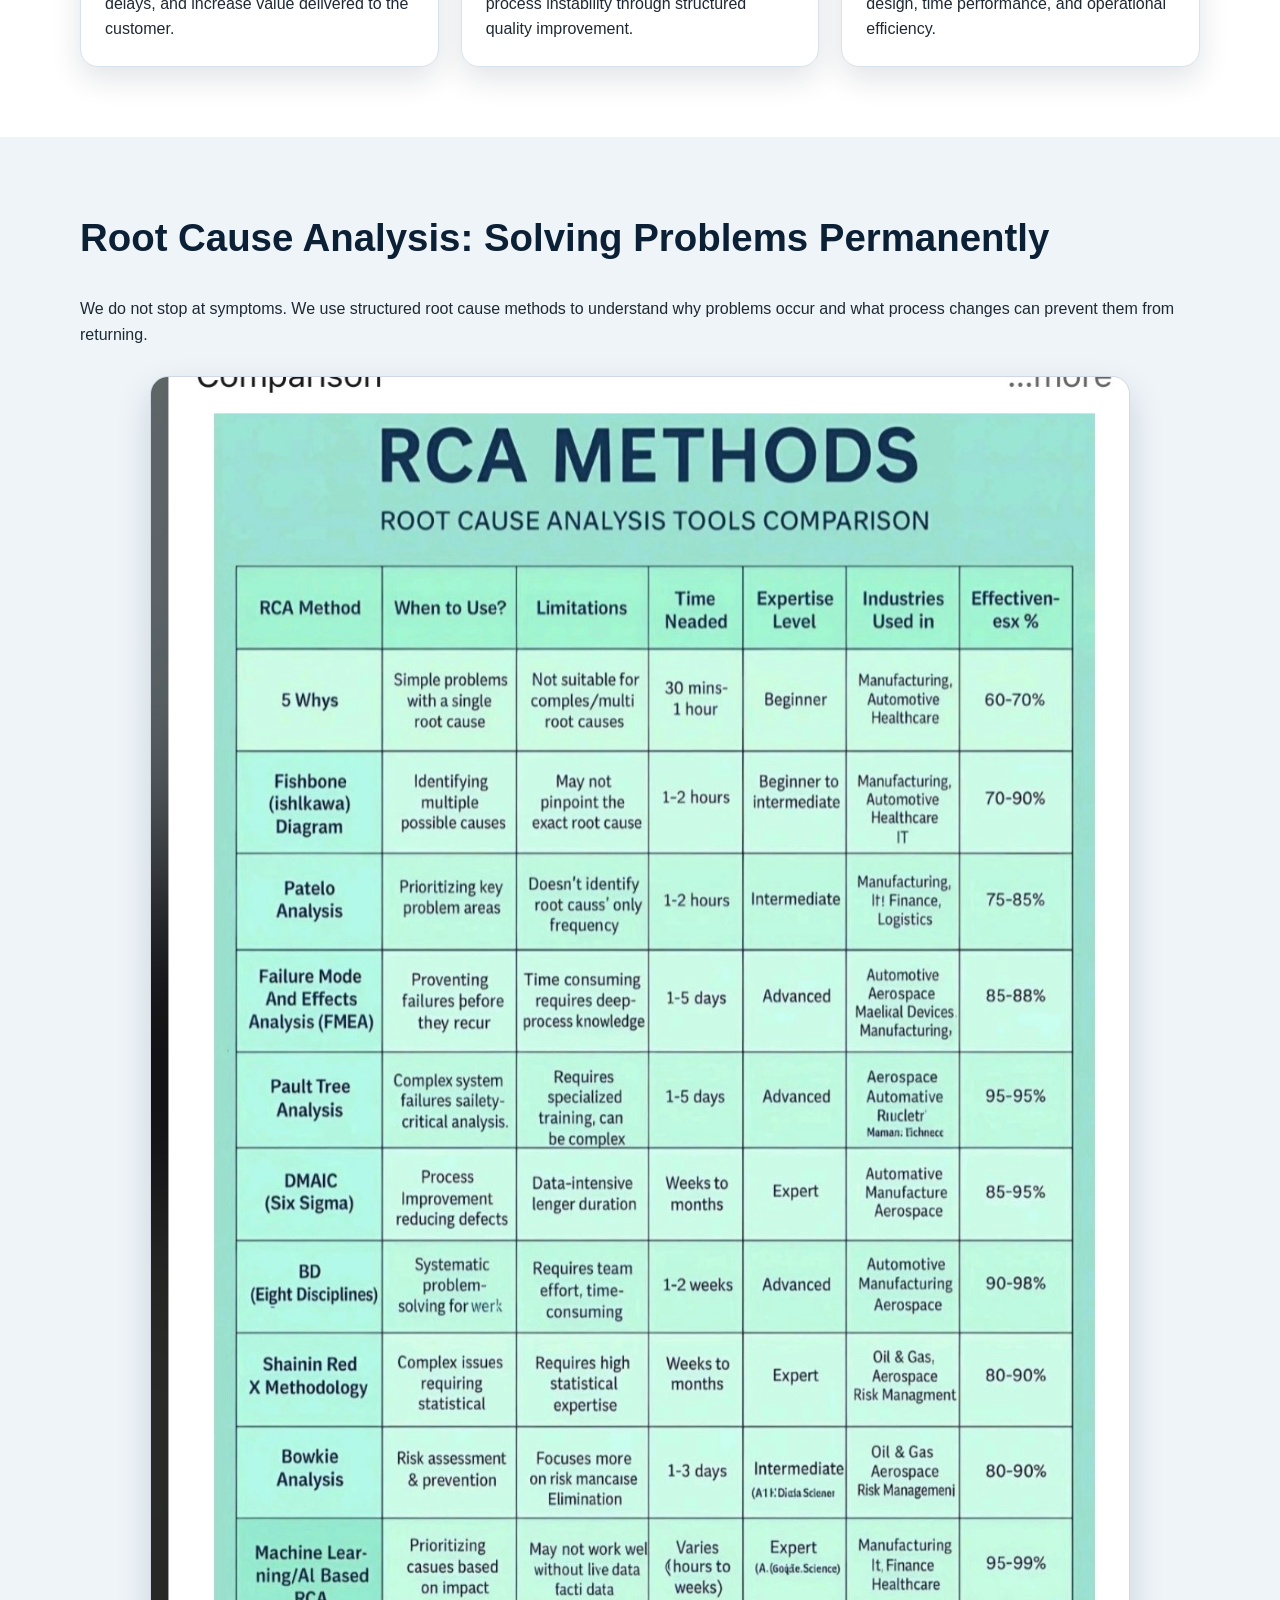
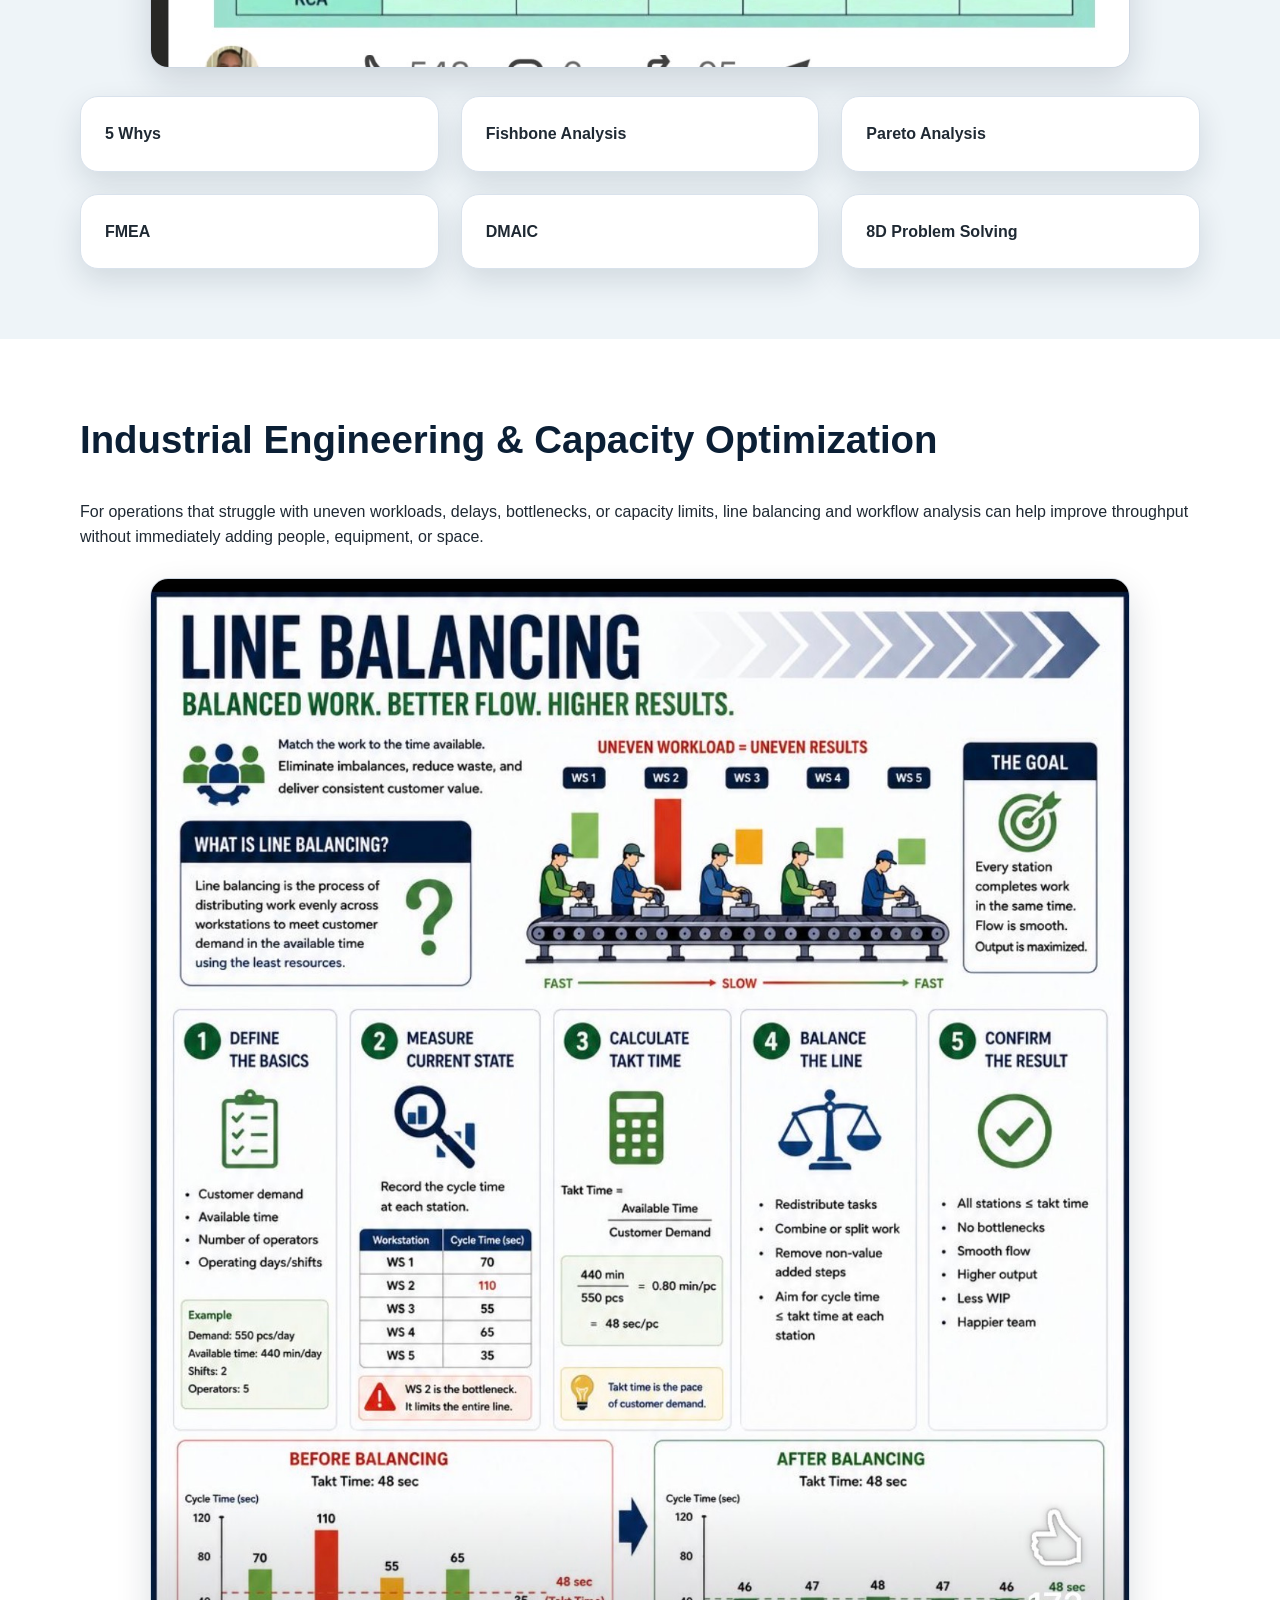
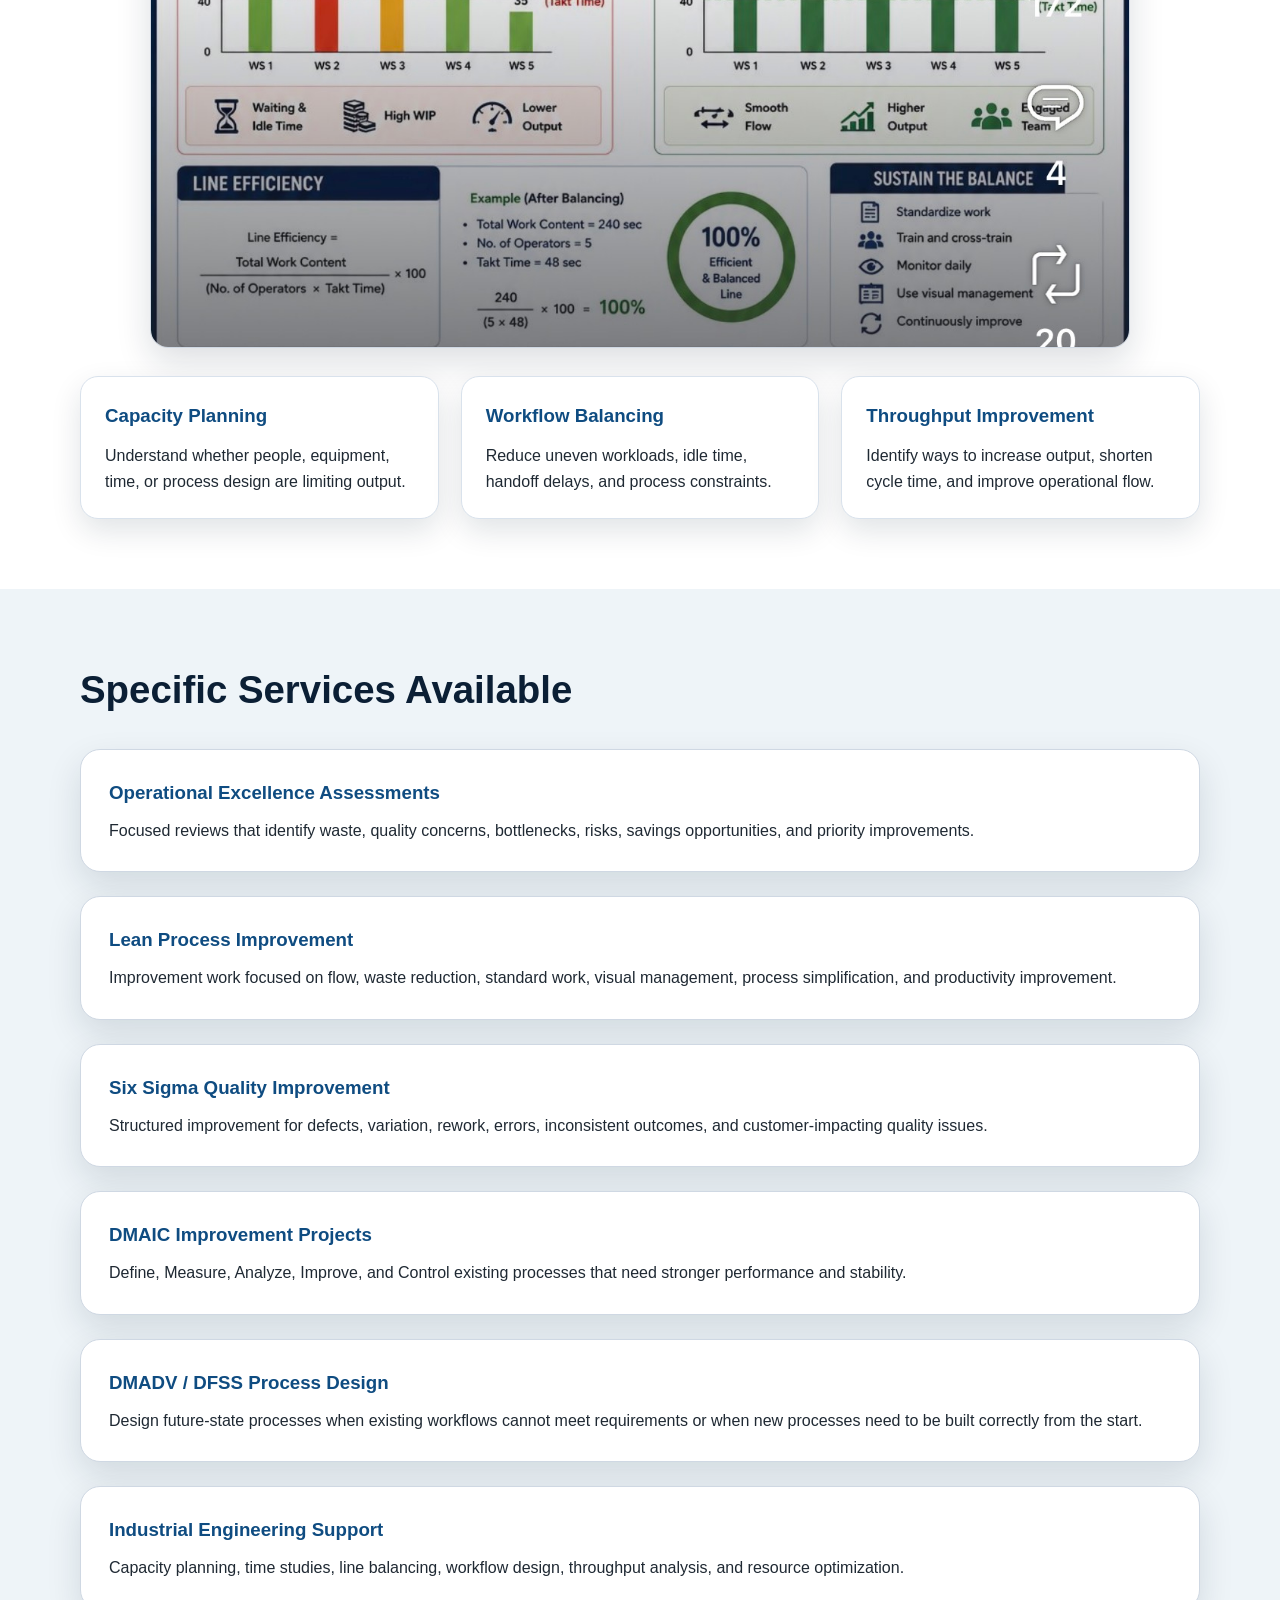
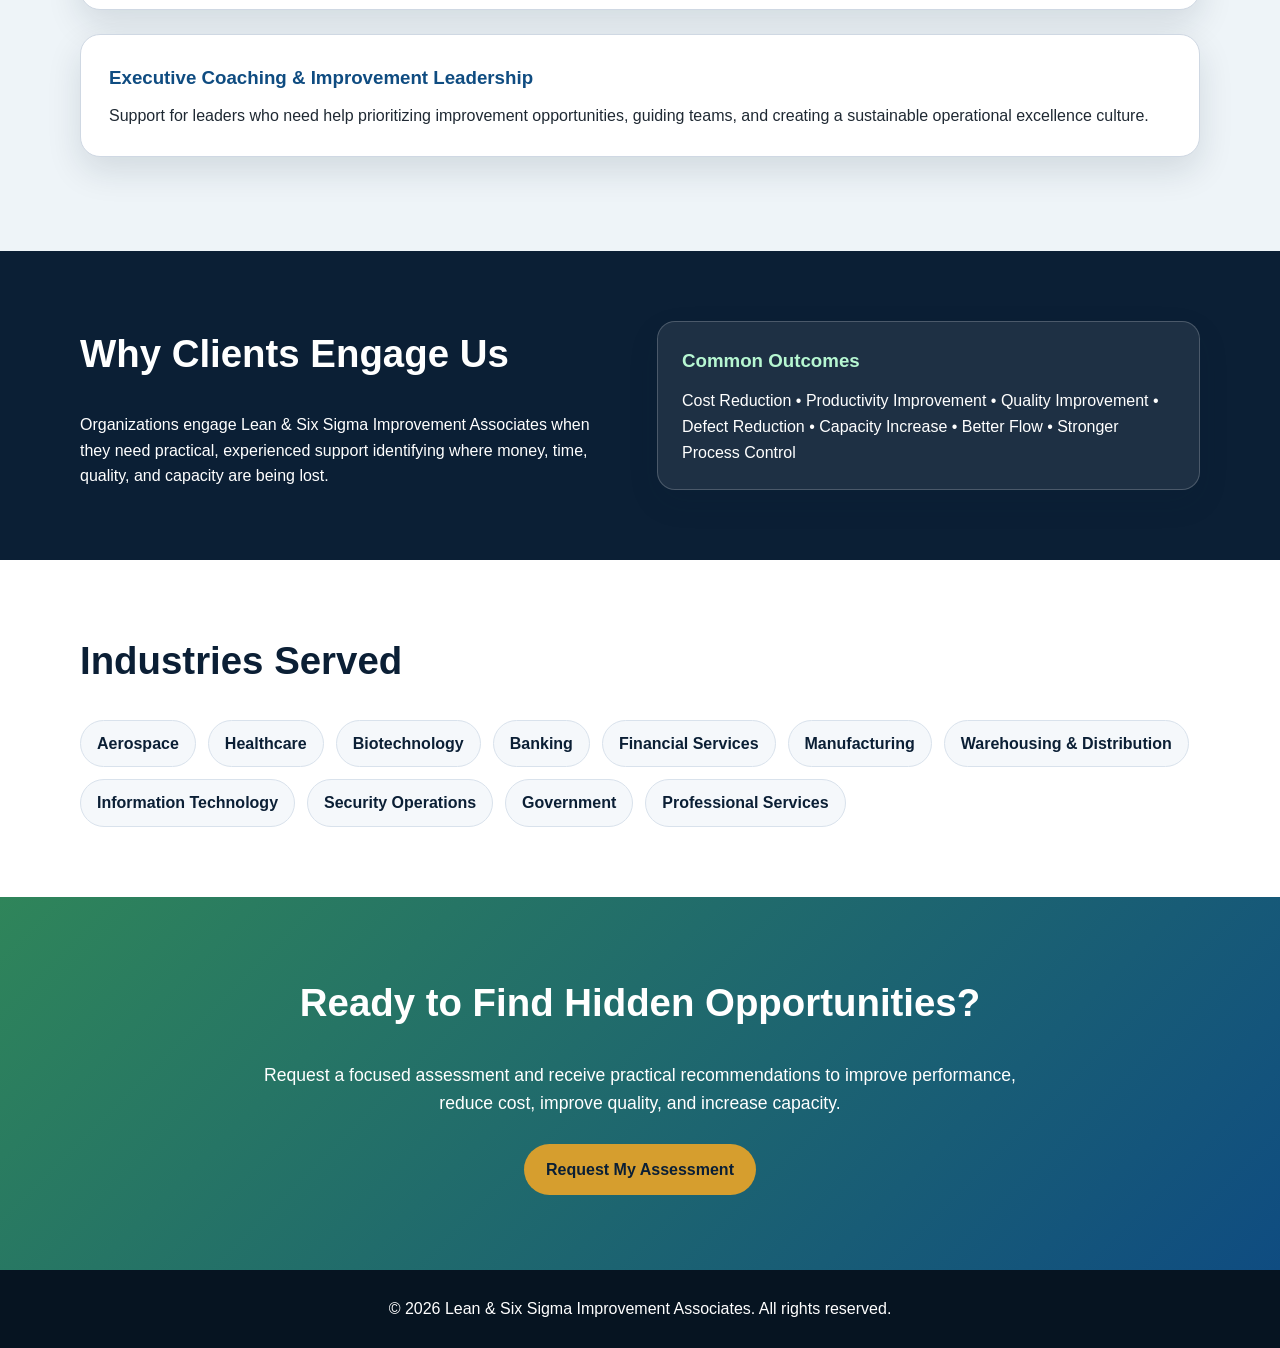
<file: services.html>
<!DOCTYPE html>
<html lang="en">
<head>
  <meta charset="UTF-8" />
  <meta name="viewport" content="width=device-width, initial-scale=1.0" />
  <title>Services | Lean & Six Sigma Improvement Associates</title>
  <link rel="stylesheet" href="style.css" />

  <style>
    .method-image {
      width: 100%;
      max-width: 980px;
      display: block;
      margin: 28px auto;
      border-radius: 18px;
      border: 1px solid #cfd8e3;
      box-shadow: 0 14px 35px rgba(11, 31, 53, 0.14);
      background: #ffffff;
    }

    .service-detail {
      background: #ffffff;
      border: 1px solid #cfd8e3;
      border-radius: 20px;
      padding: 28px;
      box-shadow: 0 14px 35px rgba(11, 31, 53, 0.12);
      margin-bottom: 24px;
    }

    .service-detail h3 {
      color: #0f4c81;
      margin-bottom: 10px;
    }

    .service-detail ul {
      padding-left: 22px;
      margin-top: 12px;
    }

    .service-detail li {
      margin-bottom: 8px;
    }
  </style>
</head>

<body>

<header class="site-header">
  <div class="container nav-container">
    <div class="brand">
      <h1>Lean & Six Sigma Improvement Associates</h1>
      <p>Operational Excellence • Process Improvement • Quality Performance</p>
    </div>

    <nav class="nav-links">
      <a href="index.html">Home</a>
      <a href="about.html">About</a>
      <a href="services.html">Services</a>
      <a href="contact.html">Contact</a>
    </nav>
  </div>
</header>

<main>

  <section class="hero">
    <div class="container hero-content">
      <div class="hero-text">
        <p class="eyebrow">Services</p>
        <h2>Services That Reduce Cost, Improve Quality, and Increase Capacity.</h2>
        <p class="hero-subtitle">
          Focused Lean, Six Sigma, Industrial Engineering, and Operational Excellence services designed to identify waste, reduce variation, improve flow, and create measurable business results.
        </p>
        <div class="hero-actions">
          <a class="btn primary" href="contact.html">Request an Assessment</a>
          <a class="btn secondary" href="#packages">View Packages</a>
        </div>
      </div>

      <div class="hero-card">
        <h3>What Clients Receive</h3>
        <p>Clear findings, improvement opportunities, savings potential, and a practical roadmap for action.</p>
      </div>
    </div>
  </section>

  <section id="packages" class="section light">
    <div class="container">
      <h2>Assessment Packages</h2>

      <div class="grid three">

        <div class="pricing-card">
          <h3>3-Day Rapid Operational Assessment</h3>
          <p class="price">Starting at $4,500</p>
          <p>Best for organizations that need fast visibility into waste, delays, quality issues, bottlenecks, and improvement opportunities.</p>
          <ul>
            <li>Executive interviews</li>
            <li>Gemba walks</li>
            <li>Process observation</li>
            <li>Waste identification</li>
            <li>Quality review</li>
            <li>Savings opportunity analysis</li>
            <li>Executive report-out</li>
          </ul>
          <p><strong>Primary Outcome:</strong> A clear assessment of what is hurting performance and what should be improved first.</p>
        </div>

        <div class="pricing-card featured">
          <h3>5-Day Operational Excellence Deep Dive</h3>
          <p class="price">Starting at $8,500</p>
          <p>Best for organizations that need deeper analysis, current-state understanding, time studies, and future-state design.</p>
          <ul>
            <li>Everything in the 3-day assessment</li>
            <li>Process mapping</li>
            <li>Time studies</li>
            <li>Current-state analysis</li>
            <li>Waste and bottleneck analysis</li>
            <li>Capacity review</li>
            <li>Future-state process design</li>
            <li>30-60-90 day roadmap</li>
          </ul>
          <p><strong>Primary Outcome:</strong> A practical improvement blueprint with current-state findings and future-state recommendations.</p>
        </div>

        <div class="pricing-card">
          <h3>Transformation & Implementation</h3>
          <p class="price">Custom Engagement</p>
          <p>Best for organizations ready to move from recommendations into execution, project leadership, coaching, and measurable improvement.</p>
          <ul>
            <li>DMAIC improvement projects</li>
            <li>DMADV / DFSS design projects</li>
            <li>Kaizen events</li>
            <li>KPI development</li>
            <li>Standard work development</li>
            <li>Change management</li>
            <li>Executive coaching</li>
            <li>Program management</li>
          </ul>
          <p><strong>Primary Outcome:</strong> Sustainable operational improvement and stronger process control.</p>
        </div>

      </div>
    </div>
  </section>

  <section class="section">
    <div class="container">
      <h2>Lean & Six Sigma Toolsets We Apply</h2>
      <p>
        Every organization is different. We select the right tool for the right problem, including Pareto Analysis, PDCA, Gemba Walks, 5 Whys, Ishikawa diagrams, visual management, and structured improvement methods.
      </p>

      <img src="IMG_9015.jpg" alt="Continuous improvement tools chart" class="method-image">

      <div class="grid three">
        <div class="service-card">
          <h3>Lean Enterprise</h3>
          <p>Eliminate waste, improve flow, reduce delays, and increase value delivered to the customer.</p>
        </div>

        <div class="service-card">
          <h3>Six Sigma</h3>
          <p>Reduce variation, defects, rework, and process instability through structured quality improvement.</p>
        </div>

        <div class="service-card">
          <h3>Industrial Engineering</h3>
          <p>Improve capacity, labor utilization, workflow design, time performance, and operational efficiency.</p>
        </div>
      </div>
    </div>
  </section>

  <section class="section light">
    <div class="container">
      <h2>Root Cause Analysis: Solving Problems Permanently</h2>
      <p>
        We do not stop at symptoms. We use structured root cause methods to understand why problems occur and what process changes can prevent them from returning.
      </p>

      <img src="IMG_8924.jpg" alt="Root cause analysis methods chart" class="method-image">

      <div class="grid three">
        <div class="card">5 Whys</div>
        <div class="card">Fishbone Analysis</div>
        <div class="card">Pareto Analysis</div>
        <div class="card">FMEA</div>
        <div class="card">DMAIC</div>
        <div class="card">8D Problem Solving</div>
      </div>
    </div>
  </section>

  <section class="section">
    <div class="container">
      <h2>Industrial Engineering & Capacity Optimization</h2>
      <p>
        For operations that struggle with uneven workloads, delays, bottlenecks, or capacity limits, line balancing and workflow analysis can help improve throughput without immediately adding people, equipment, or space.
      </p>

      <img src="IMG_9024.jpg" alt="Line balancing chart" class="method-image">

      <div class="grid three">
        <div class="service-card">
          <h3>Capacity Planning</h3>
          <p>Understand whether people, equipment, time, or process design are limiting output.</p>
        </div>

        <div class="service-card">
          <h3>Workflow Balancing</h3>
          <p>Reduce uneven workloads, idle time, handoff delays, and process constraints.</p>
        </div>

        <div class="service-card">
          <h3>Throughput Improvement</h3>
          <p>Identify ways to increase output, shorten cycle time, and improve operational flow.</p>
        </div>
      </div>
    </div>
  </section>

  <section class="section light">
    <div class="container">
      <h2>Specific Services Available</h2>

      <div class="service-detail">
        <h3>Operational Excellence Assessments</h3>
        <p>Focused reviews that identify waste, quality concerns, bottlenecks, risks, savings opportunities, and priority improvements.</p>
      </div>

      <div class="service-detail">
        <h3>Lean Process Improvement</h3>
        <p>Improvement work focused on flow, waste reduction, standard work, visual management, process simplification, and productivity improvement.</p>
      </div>

      <div class="service-detail">
        <h3>Six Sigma Quality Improvement</h3>
        <p>Structured improvement for defects, variation, rework, errors, inconsistent outcomes, and customer-impacting quality issues.</p>
      </div>

      <div class="service-detail">
        <h3>DMAIC Improvement Projects</h3>
        <p>Define, Measure, Analyze, Improve, and Control existing processes that need stronger performance and stability.</p>
      </div>

      <div class="service-detail">
        <h3>DMADV / DFSS Process Design</h3>
        <p>Design future-state processes when existing workflows cannot meet requirements or when new processes need to be built correctly from the start.</p>
      </div>

      <div class="service-detail">
        <h3>Industrial Engineering Support</h3>
        <p>Capacity planning, time studies, line balancing, workflow design, throughput analysis, and resource optimization.</p>
      </div>

      <div class="service-detail">
        <h3>Executive Coaching & Improvement Leadership</h3>
        <p>Support for leaders who need help prioritizing improvement opportunities, guiding teams, and creating a sustainable operational excellence culture.</p>
      </div>

    </div>
  </section>

  <section class="section dark">
    <div class="container split">
      <div>
        <h2>Why Clients Engage Us</h2>
        <p>
          Organizations engage Lean & Six Sigma Improvement Associates when they need practical, experienced support identifying where money, time, quality, and capacity are being lost.
        </p>
      </div>

      <div class="stats-box">
        <h3>Common Outcomes</h3>
        <p>Cost Reduction • Productivity Improvement • Quality Improvement • Defect Reduction • Capacity Increase • Better Flow • Stronger Process Control</p>
      </div>
    </div>
  </section>

  <section class="section">
    <div class="container">
      <h2>Industries Served</h2>
      <div class="tag-list">
        <span>Aerospace</span>
        <span>Healthcare</span>
        <span>Biotechnology</span>
        <span>Banking</span>
        <span>Financial Services</span>
        <span>Manufacturing</span>
        <span>Warehousing & Distribution</span>
        <span>Information Technology</span>
        <span>Security Operations</span>
        <span>Government</span>
        <span>Professional Services</span>
      </div>
    </div>
  </section>

  <section class="cta">
    <div class="container">
      <h2>Ready to Find Hidden Opportunities?</h2>
      <p>
        Request a focused assessment and receive practical recommendations to improve performance, reduce cost, improve quality, and increase capacity.
      </p>
      <a class="btn primary" href="contact.html">Request My Assessment</a>
    </div>
  </section>

</main>

<footer class="site-footer">
  <div class="container">
    <p>&copy; 2026 Lean & Six Sigma Improvement Associates. All rights reserved.</p>
  </div>
</footer>

</body>
</html>
</file>
<file: style.css>
* {
  margin: 0;
  padding: 0;
  box-sizing: border-box;
}

:root {
  --navy: #0b1f35;
  --blue: #0f4c81;
  --green: #2f855a;
  --gold: #d69e2e;
  --light: #f5f8fb;
  --white: #ffffff;
  --text: #1f2933;
  --muted: #5f6b7a;
  --border: #d9e2ec;
  --shadow: 0 12px 30px rgba(11, 31, 53, 0.12);
}

body {
  font-family: Arial, Helvetica, sans-serif;
  color: var(--text);
  background: var(--white);
  line-height: 1.6;
}

.container {
  width: min(1120px, 92%);
  margin: 0 auto;
}

.site-header {
  background: var(--white);
  border-bottom: 1px solid var(--border);
  padding: 18px 0;
  position: sticky;
  top: 0;
  z-index: 10;
}

.nav-container {
  display: flex;
  justify-content: space-between;
  align-items: center;
  gap: 20px;
}

.brand h1 {
  color: var(--navy);
  font-size: 1.45rem;
}

.brand p {
  color: var(--muted);
  font-size: 0.9rem;
}

.nav-links {
  display: flex;
  gap: 18px;
  flex-wrap: wrap;
}

.nav-links a {
  color: var(--navy);
  text-decoration: none;
  font-weight: 700;
}

.nav-links a:hover {
  color: var(--green);
}

.hero {
  background: linear-gradient(135deg, var(--navy), var(--blue));
  color: var(--white);
  padding: 85px 0;
}

.hero-content {
  display: grid;
  grid-template-columns: 1.5fr 0.8fr;
  gap: 40px;
  align-items: center;
}

.eyebrow {
  color: #b7f7d2;
  font-weight: 700;
  text-transform: uppercase;
  letter-spacing: 1.5px;
  margin-bottom: 12px;
}

.hero h2 {
  font-size: clamp(2.2rem, 5vw, 4.2rem);
  line-height: 1.05;
  margin-bottom: 20px;
}

.hero-subtitle {
  font-size: 1.15rem;
  max-width: 760px;
  margin-bottom: 28px;
}

.hero-card {
  background: rgba(255, 255, 255, 0.12);
  border: 1px solid rgba(255, 255, 255, 0.25);
  padding: 28px;
  border-radius: 18px;
  box-shadow: var(--shadow);
}

.hero-card h3 {
  margin-bottom: 12px;
}

.hero-card strong {
  display: block;
  margin-top: 18px;
  color: #ffe8a3;
  font-size: 1.1rem;
}

.hero-actions {
  display: flex;
  gap: 14px;
  flex-wrap: wrap;
}

.btn,
.button {
  display: inline-block;
  padding: 13px 22px;
  border-radius: 999px;
  text-decoration: none;
  font-weight: 800;
  transition: 0.2s ease;
}

.btn.primary,
.button {
  background: var(--gold);
  color: var(--navy);
}

.btn.primary:hover,
.button:hover {
  background: #f0bd4f;
  transform: translateY(-2px);
}

.btn.secondary {
  background: transparent;
  color: var(--white);
  border: 1px solid rgba(255, 255, 255, 0.65);
}

.btn.secondary:hover {
  background: rgba(255, 255, 255, 0.12);
}

.section {
  padding: 70px 0;
}

.section.light {
  background: #eef4f8;
}

.section.dark {
  background: var(--navy);
  color: var(--white);
}

.section h2,
.cta h2 {
  color: var(--navy);
  font-size: clamp(1.8rem, 3vw, 2.6rem);
  margin-bottom: 28px;
}

.section.dark h2 {
  color: var(--white);
}

.grid {
  display: grid;
  gap: 22px;
}

.grid.three {
  grid-template-columns: repeat(3, 1fr);
}

.card,
.service-card,
.pricing-card,
.stats-box {
  background: var(--white);
  border: 1px solid var(--border);
  border-radius: 18px;
  padding: 24px;
  box-shadow: var(--shadow);
}

.card {
  font-weight: 700;
}

.service-card h3,
.pricing-card h3 {
  color: var(--blue);
  margin-bottom: 12px;
}

.pricing-card {
  display: flex;
  flex-direction: column;
}

.pricing-card.featured {
  border: 3px solid var(--green);
  transform: translateY(-8px);
}

.price {
  color: var(--green);
  font-weight: 800;
  margin-bottom: 15px;
}

.pricing-card ul {
  padding-left: 20px;
}

.pricing-card li {
  margin-bottom: 8px;
}

.split {
  display: grid;
  grid-template-columns: 1fr 1fr;
  gap: 34px;
  align-items: center;
}

.section.dark .stats-box {
  background: rgba(255, 255, 255, 0.08);
  color: var(--white);
  border-color: rgba(255, 255, 255, 0.2);
}

.stats-box h3 {
  color: #b7f7d2;
  margin-bottom: 12px;
}

.tag-list {
  display: flex;
  flex-wrap: wrap;
  gap: 12px;
}

.tag-list span {
  background: var(--light);
  border: 1px solid var(--border);
  border-radius: 999px;
  padding: 10px 16px;
  font-weight: 700;
  color: var(--navy);
}

.cta {
  background: linear-gradient(135deg, var(--green), var(--blue));
  color: var(--white);
  padding: 75px 0;
  text-align: center;
}

.cta h2 {
  color: var(--white);
}

.cta p {
  max-width: 760px;
  margin: 0 auto 26px;
  font-size: 1.1rem;
}

.site-footer {
  background: #061421;
  color: var(--white);
  text-align: center;
  padding: 26px 0;
}

@media (max-width: 850px) {
  .nav-container,
  .hero-content,
  .split {
    grid-template-columns: 1fr;
    flex-direction: column;
    align-items: flex-start;
  }

  .hero-content,
  .split {
    display: grid;
  }

  .grid.three {
    grid-template-columns: 1fr;
  }

  .pricing-card.featured {
    transform: none;
  }

  .hero {
    padding: 60px 0;
  }
}
</file>
